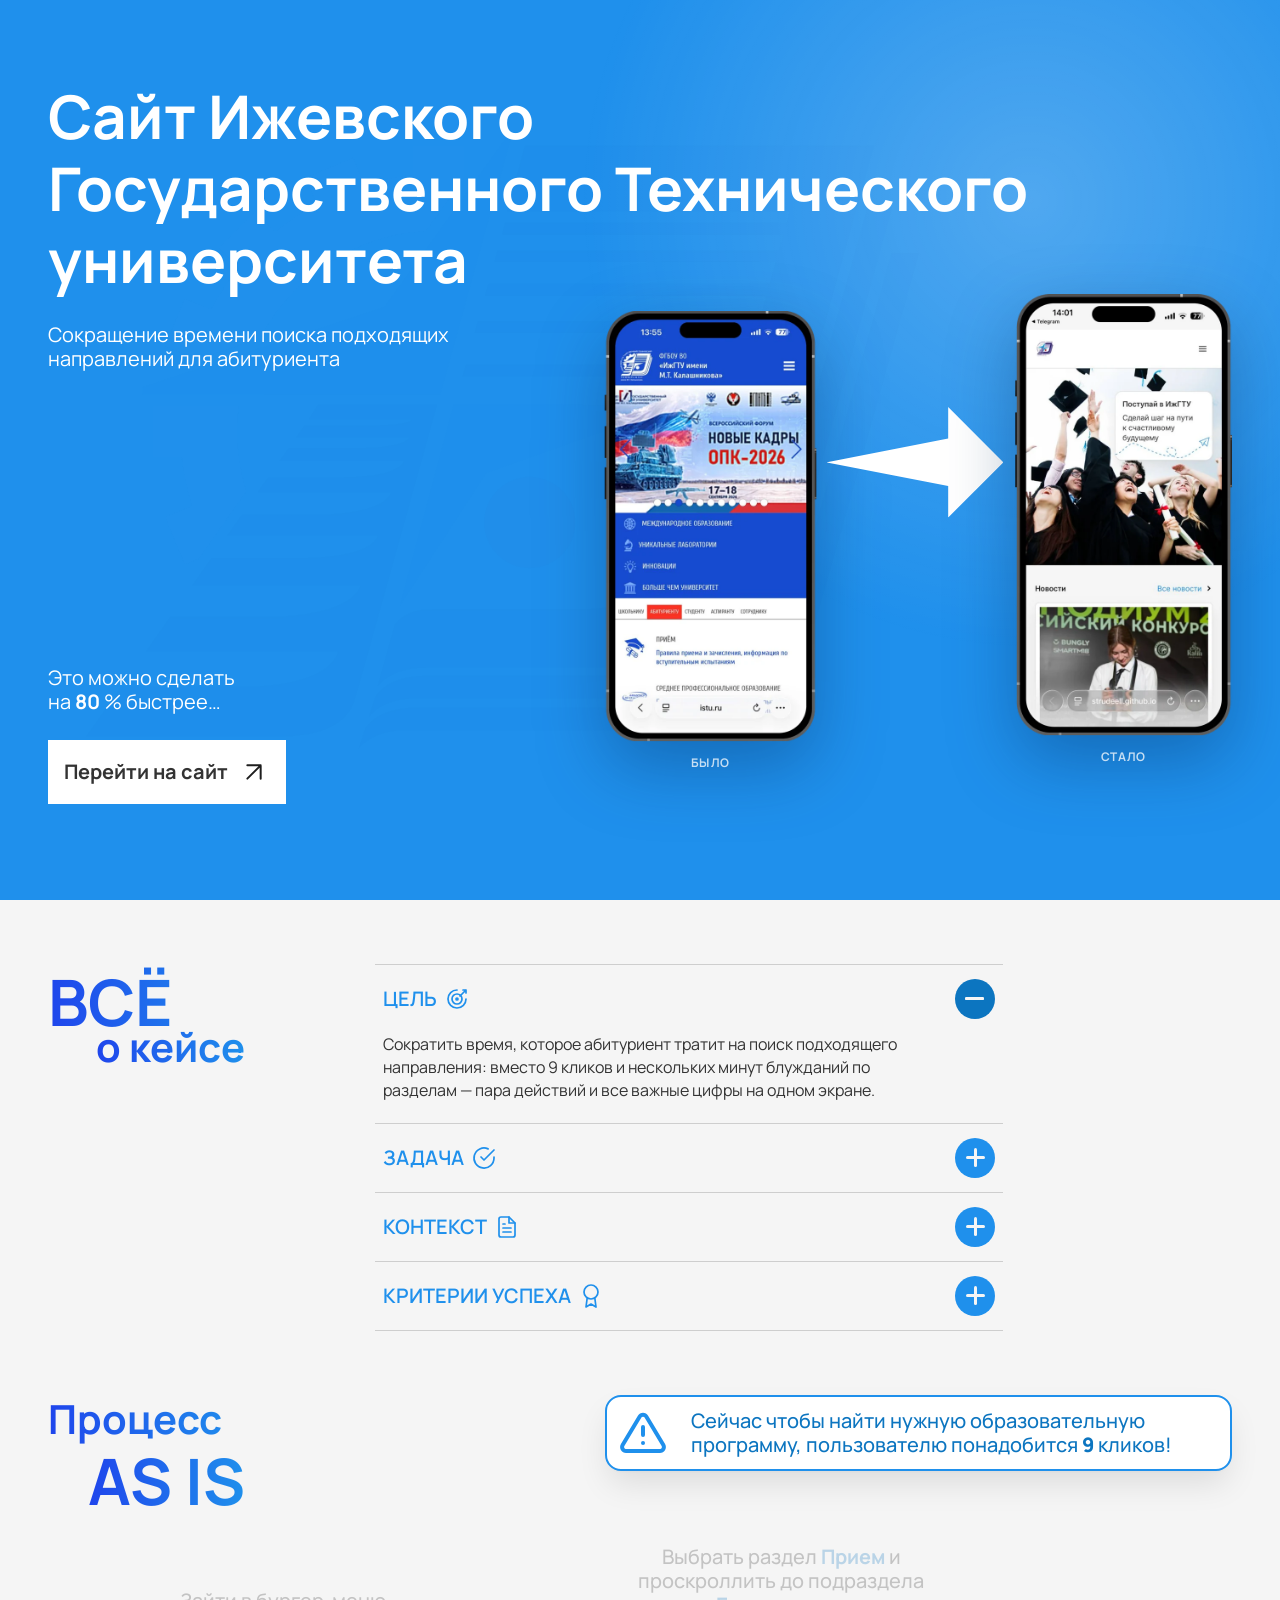
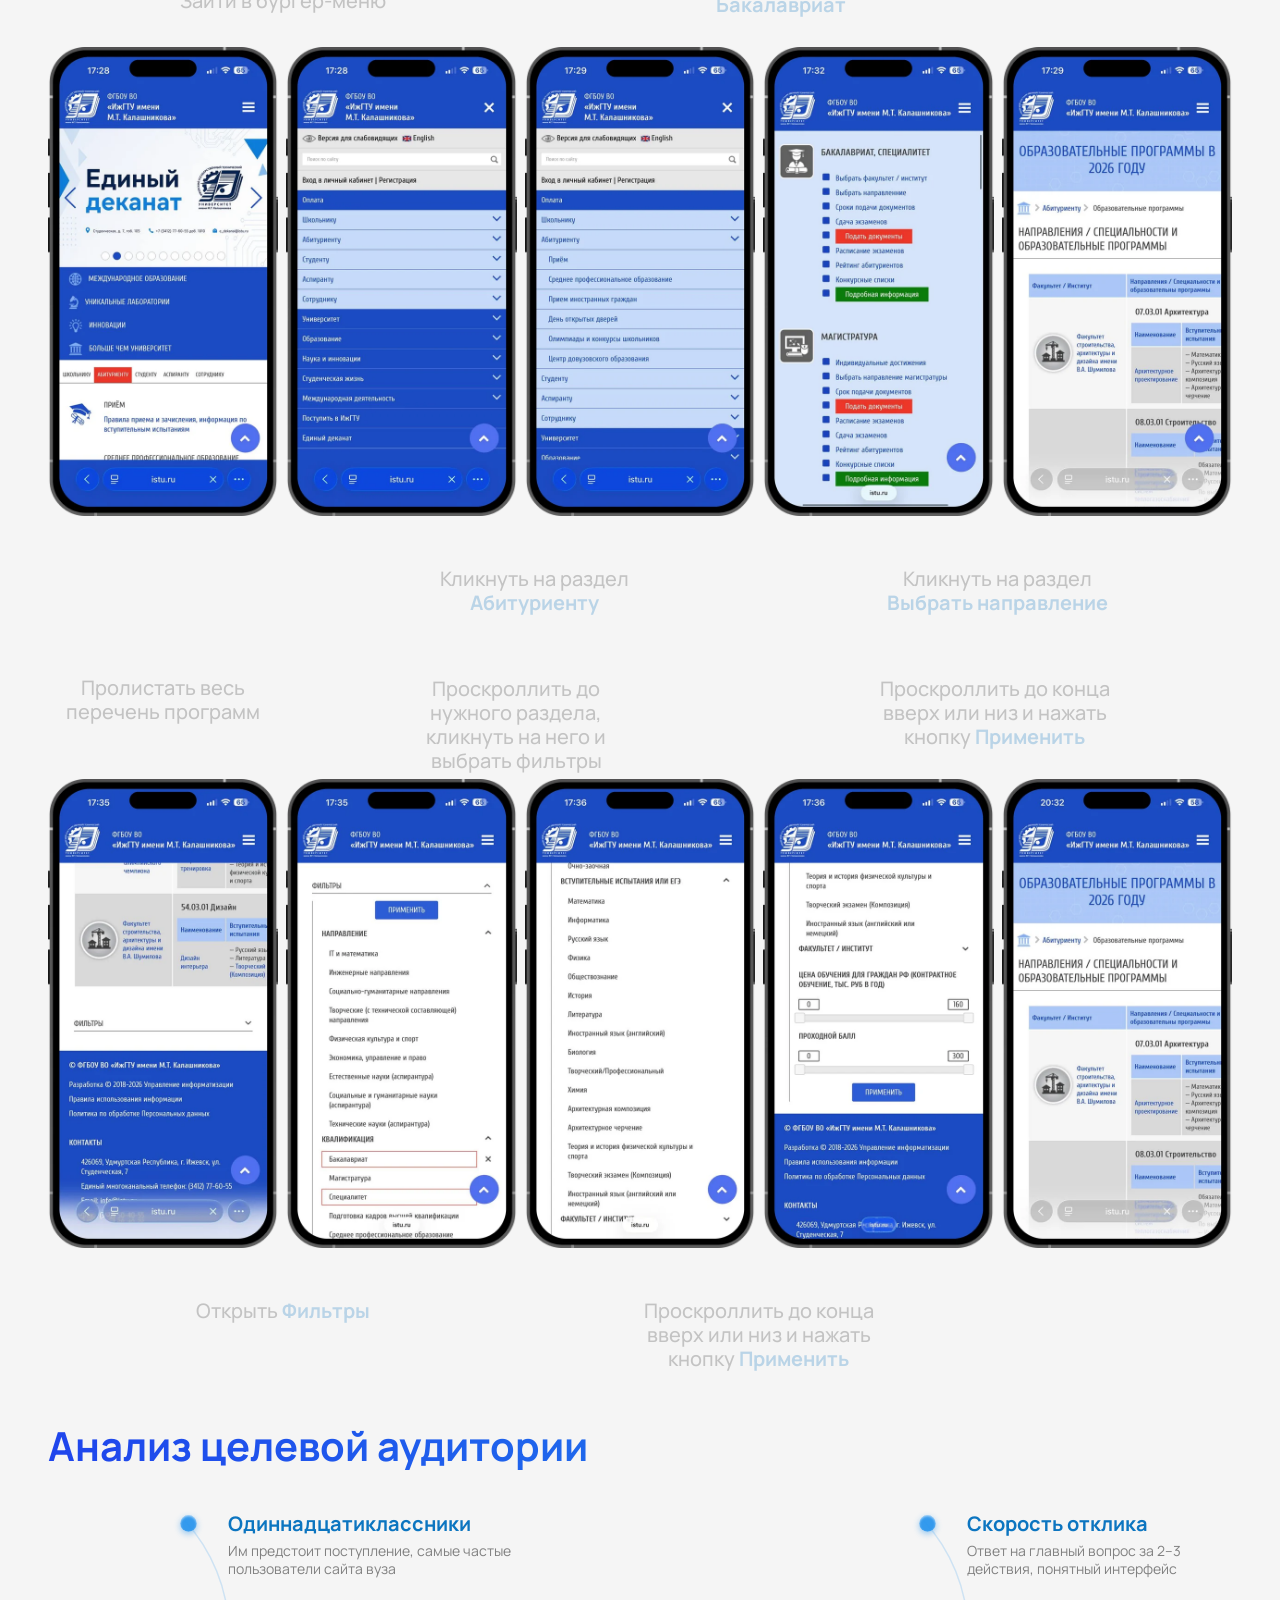
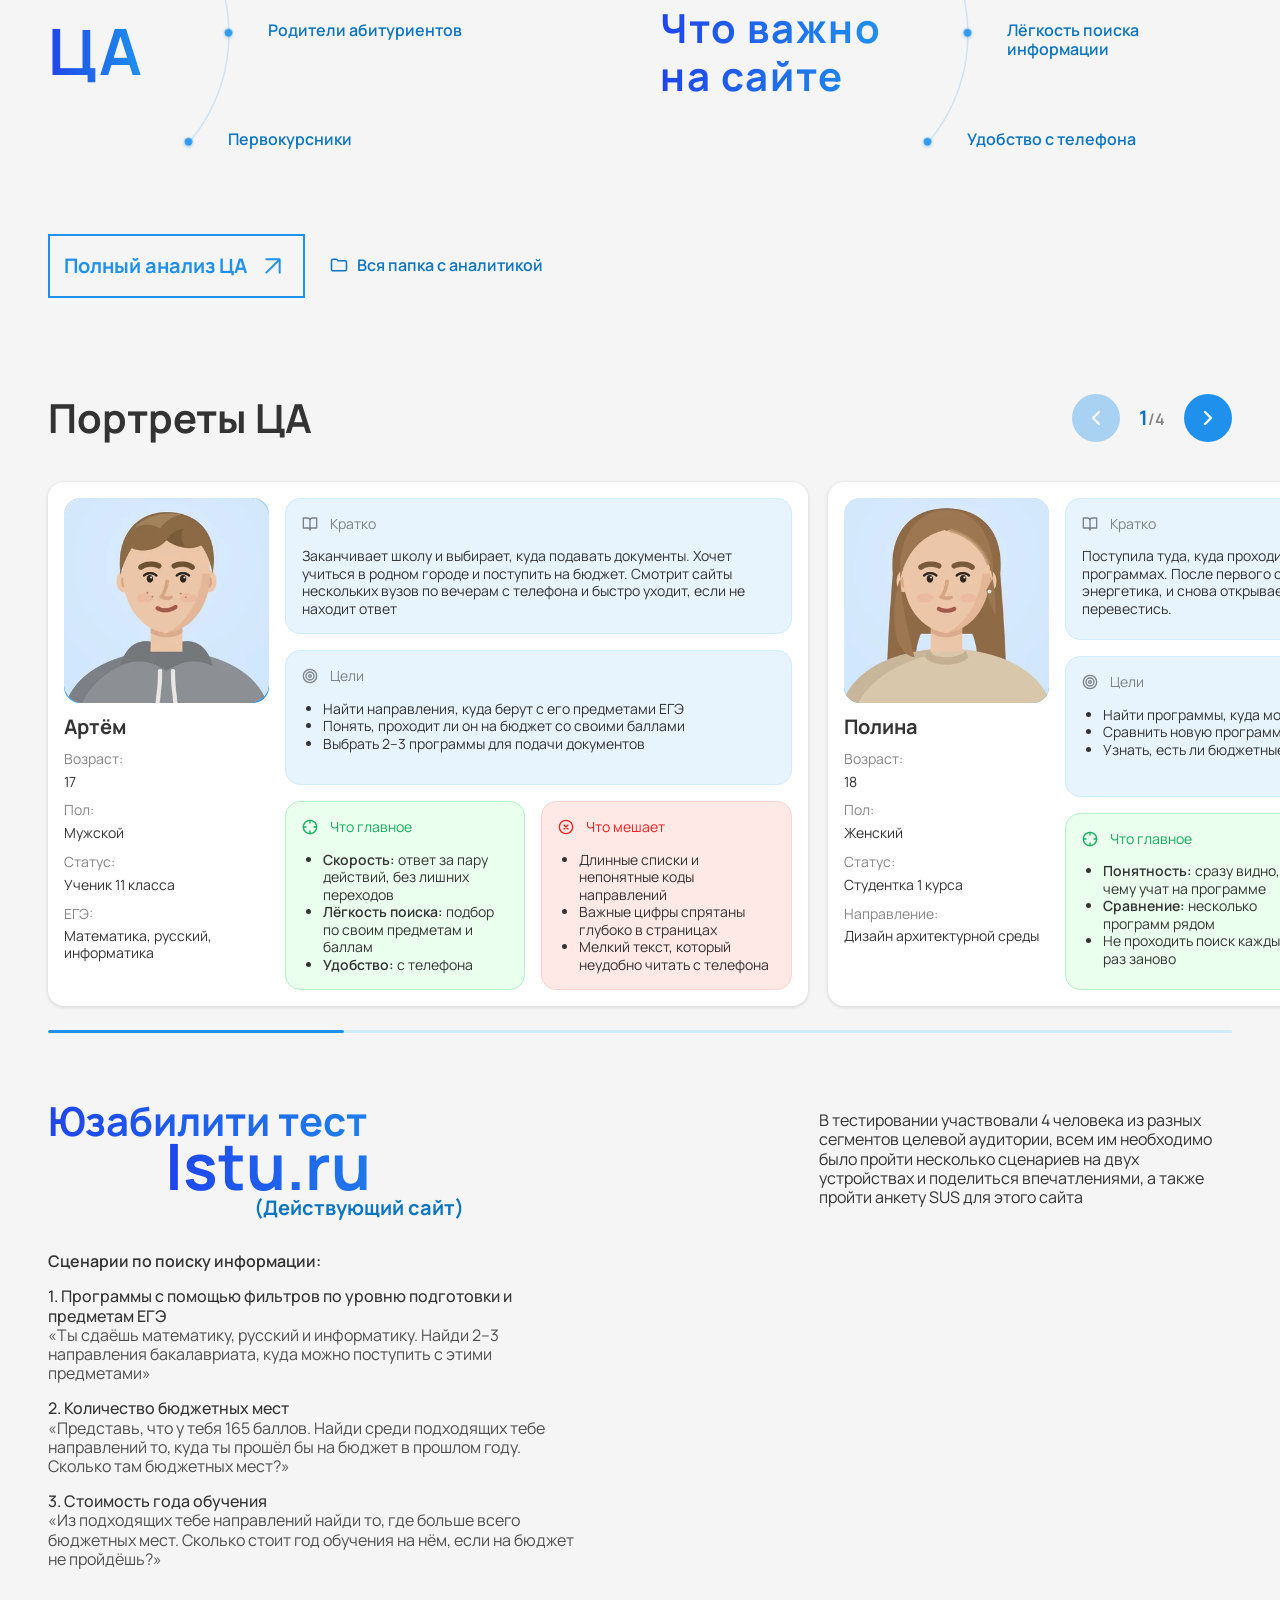
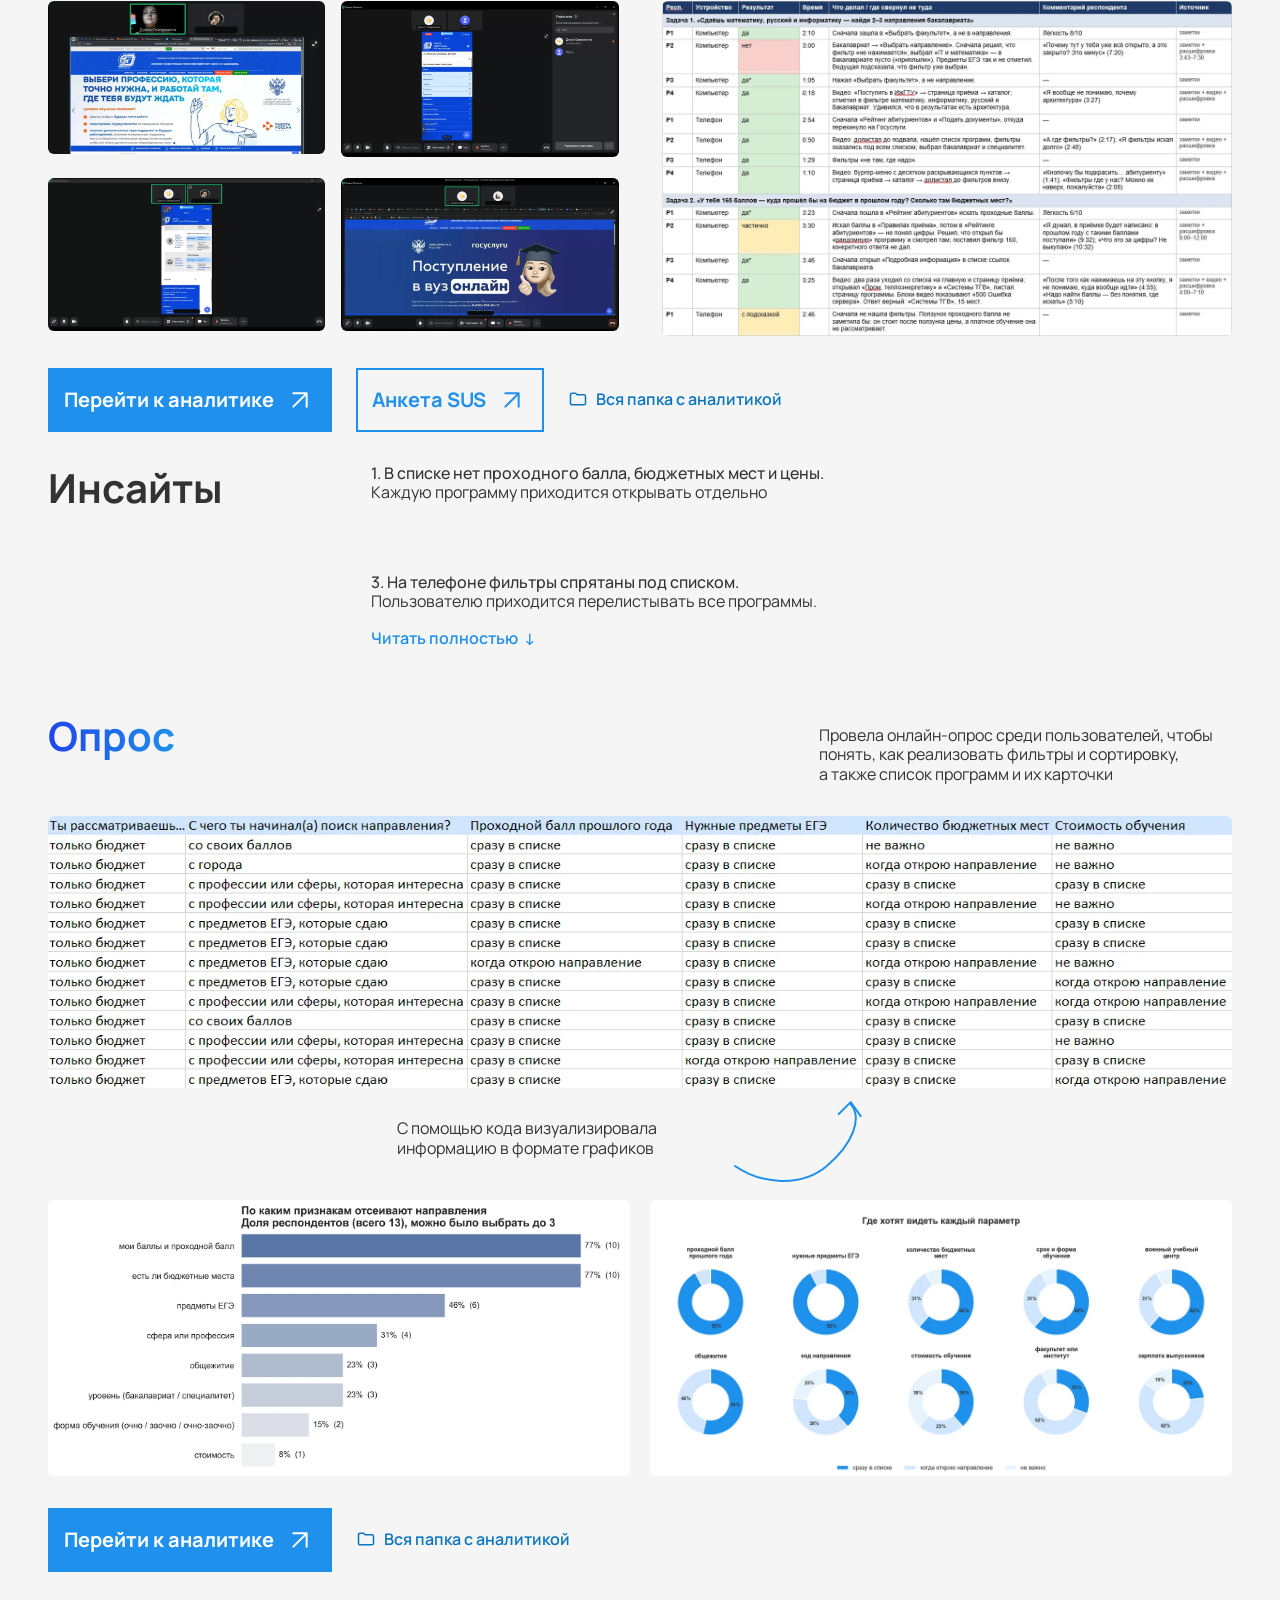
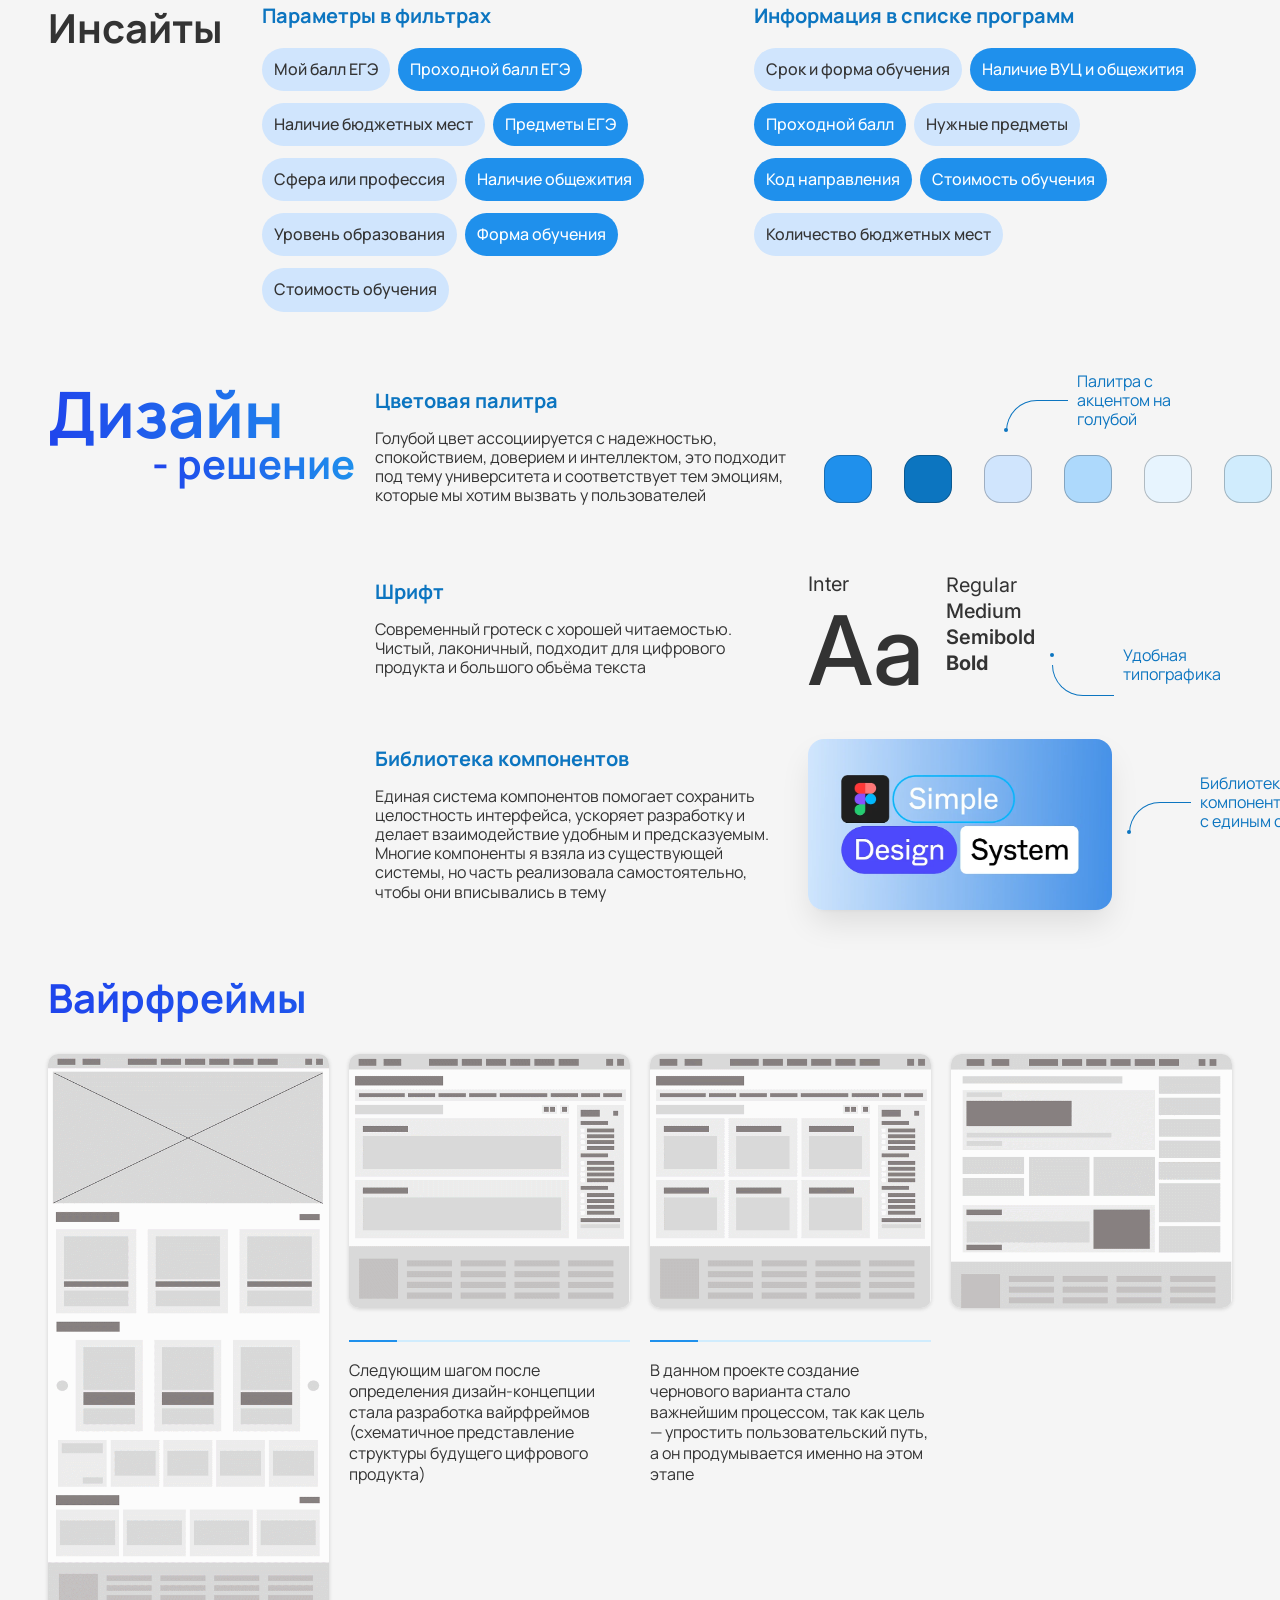
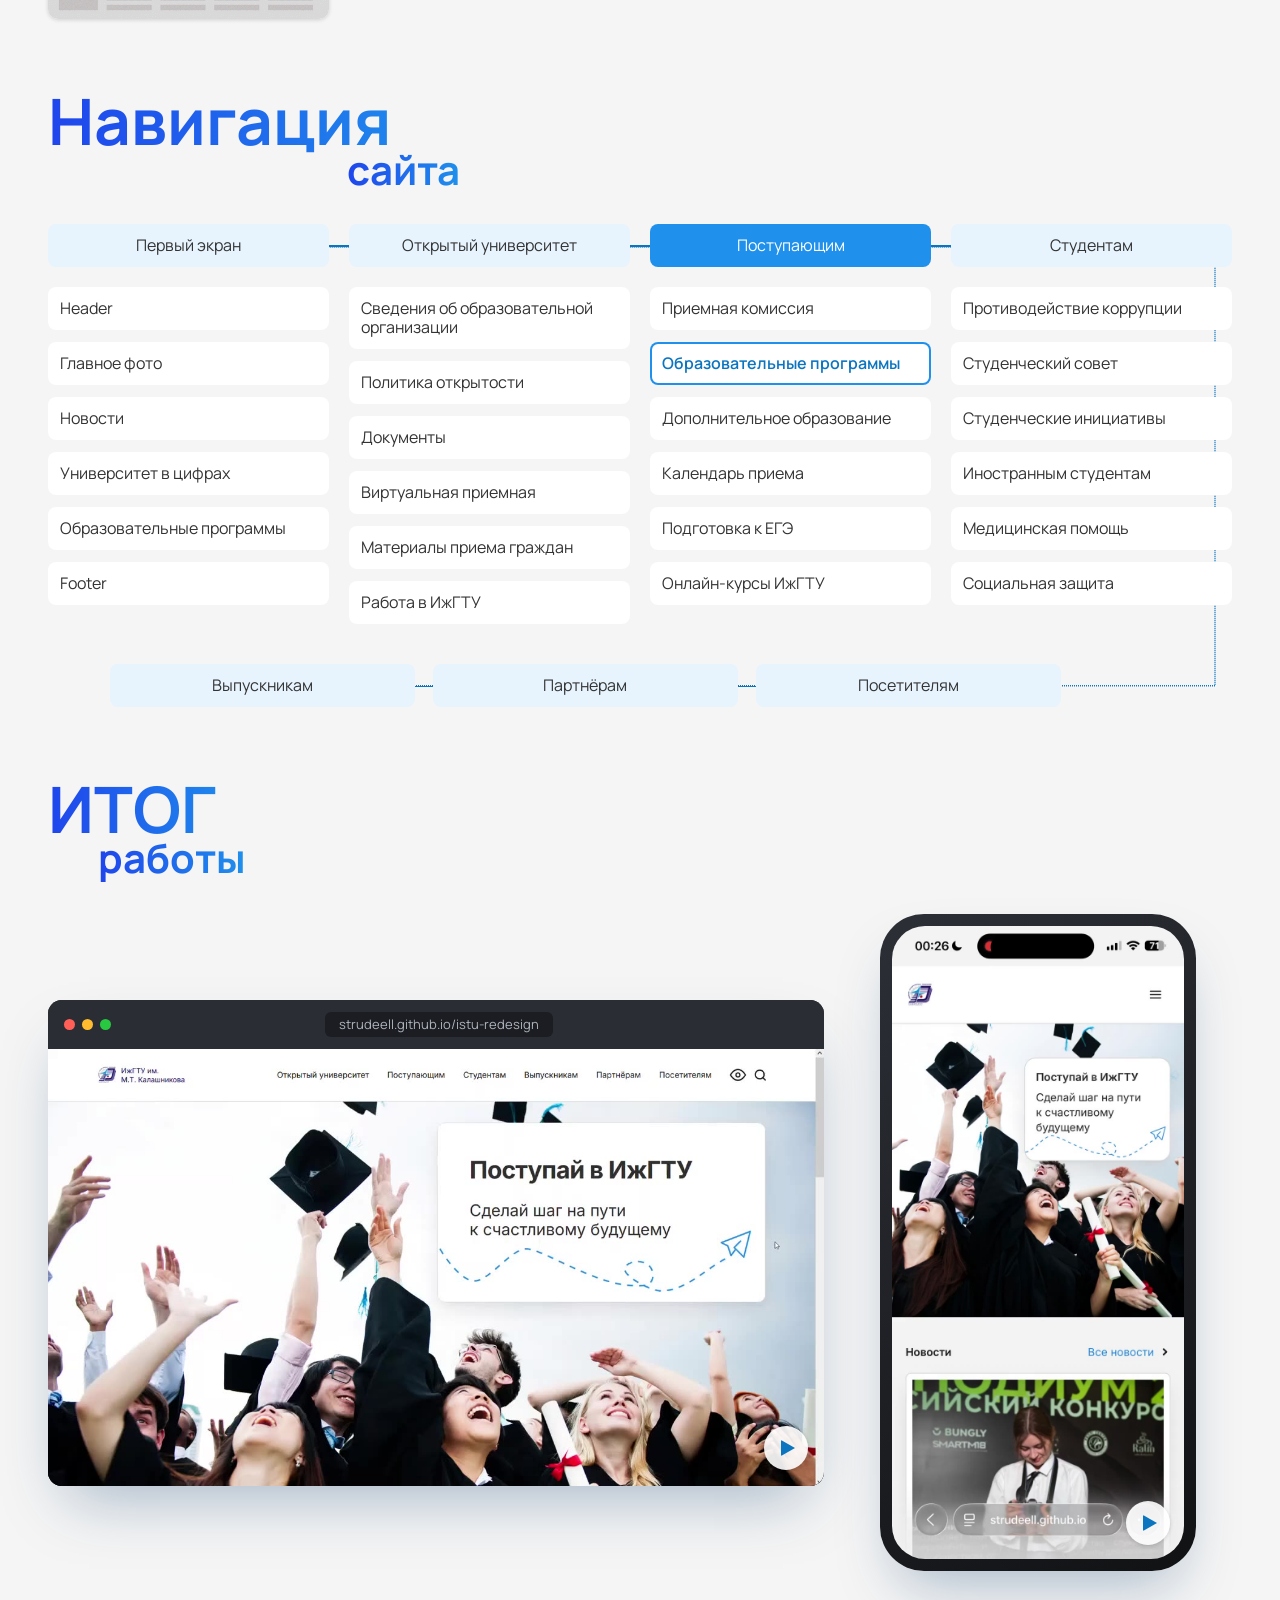
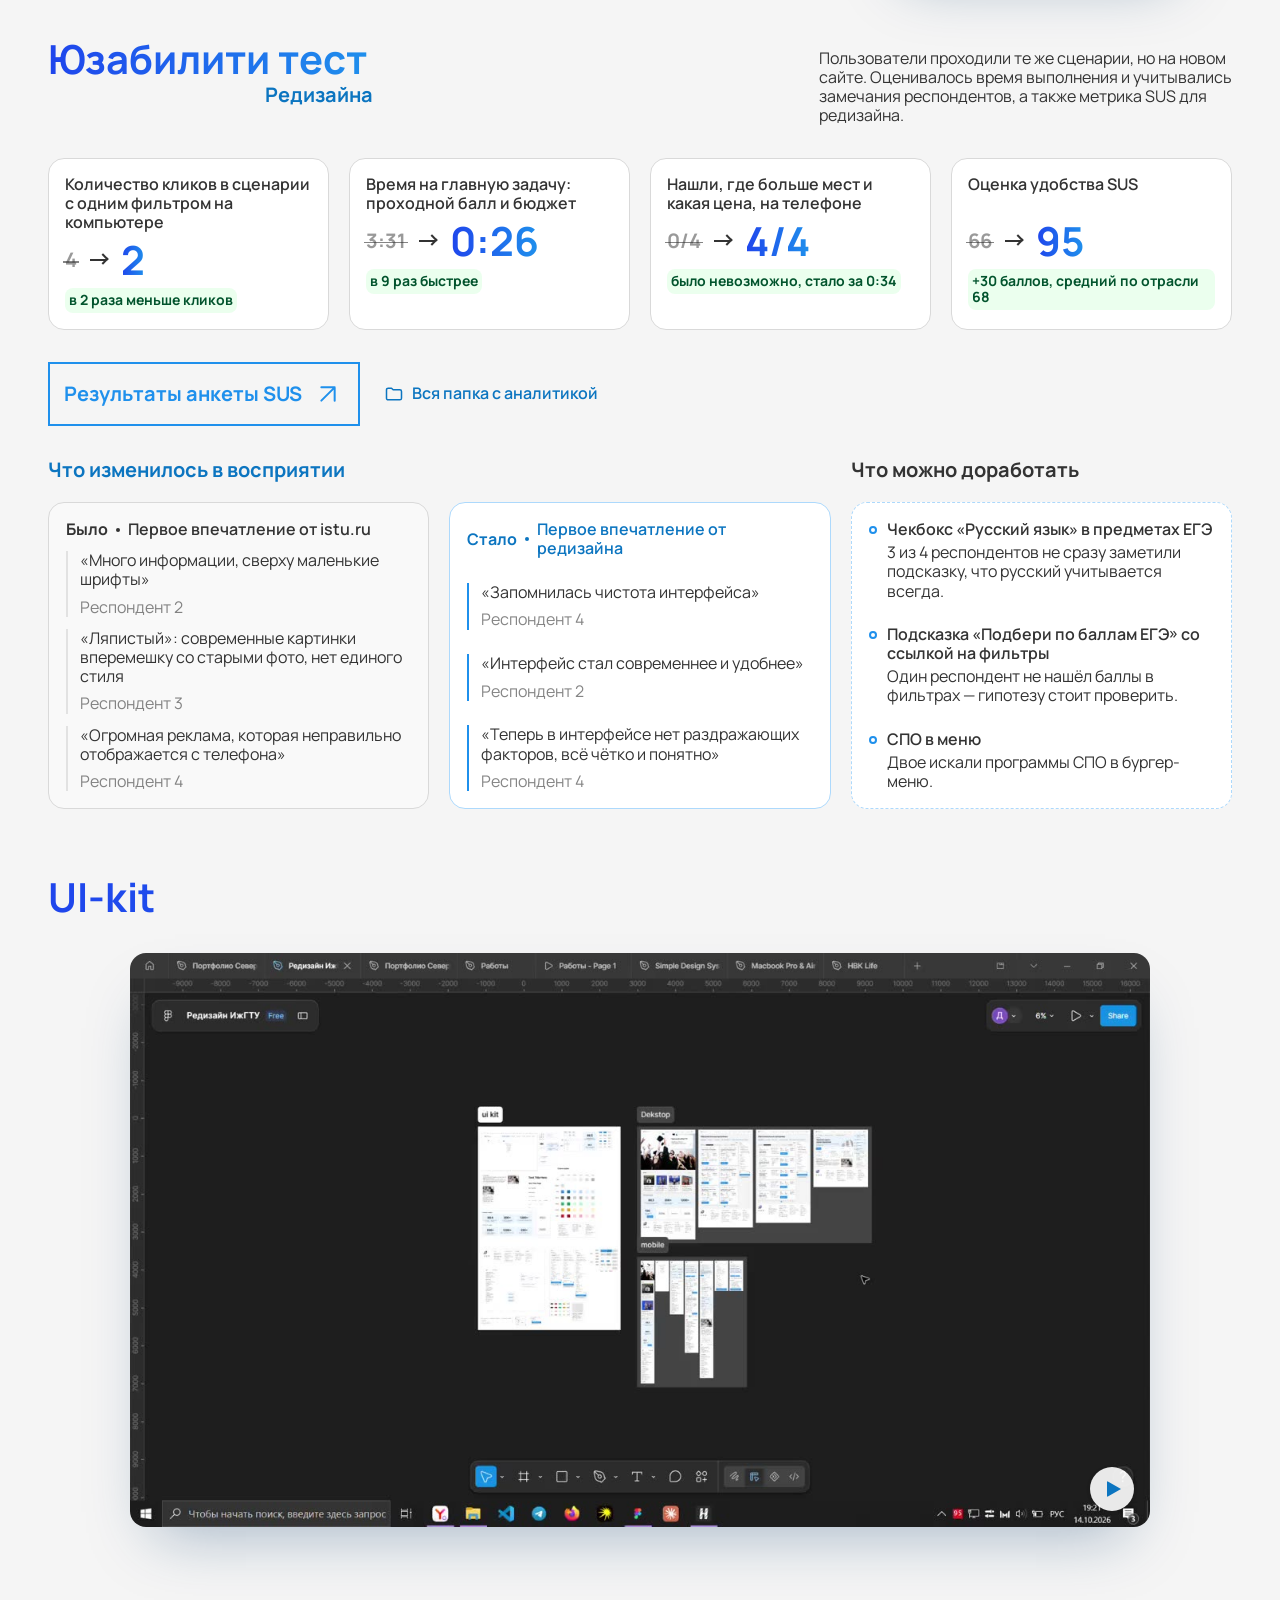
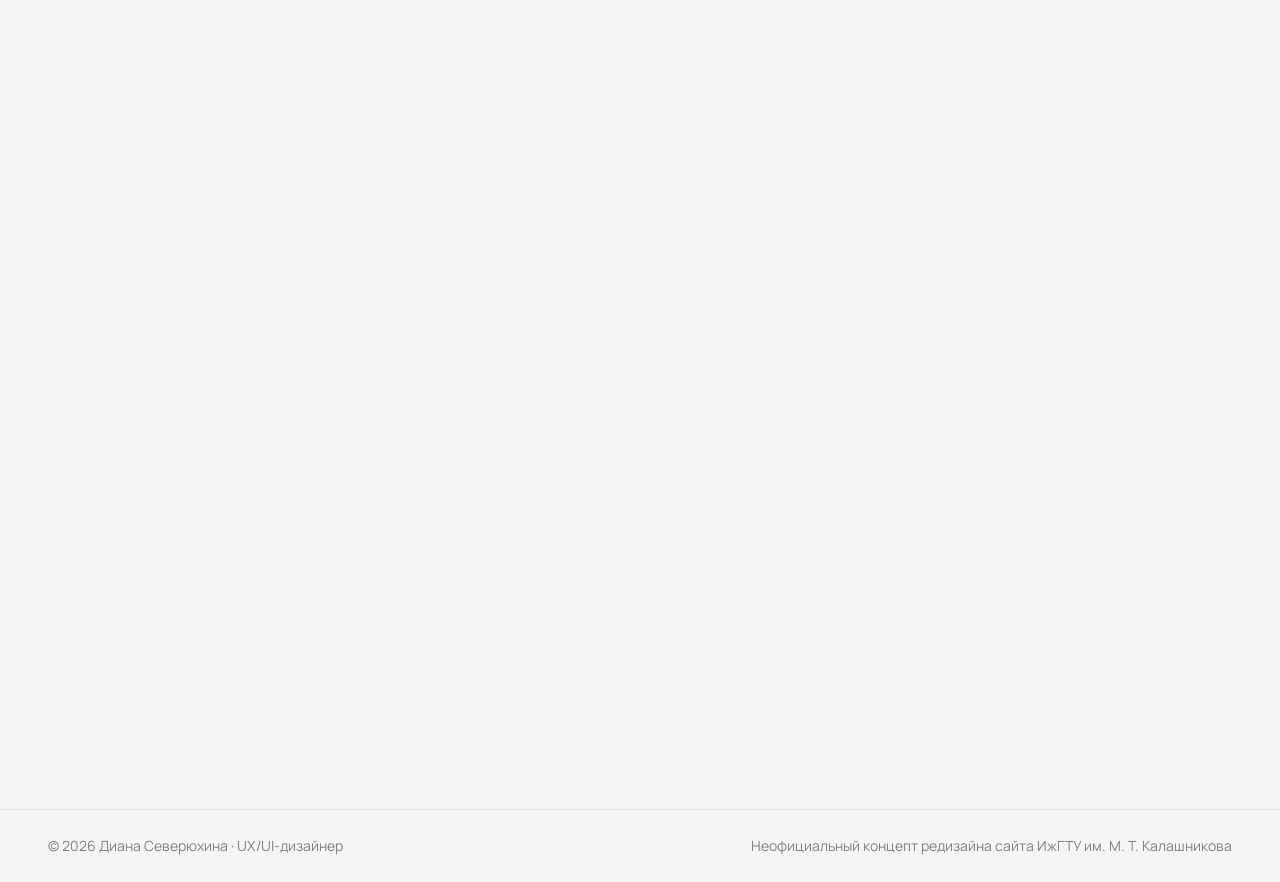
<file: index.html>
<!doctype html>
<html lang="ru">
<head>
  <meta charset="utf-8">
  <meta name="viewport" content="width=device-width, initial-scale=1">
  <title>UX-кейс: редизайн сайта ИжГТУ — Диана Северюхина</title>
  <meta name="description" content="UX/UI-кейс Дианы Северюхиной: редизайн сайта Ижевского государственного технического университета. Исследование ЦА, юзабилити-тесты, опрос, вайрфреймы, UI-kit. Поиск направления для абитуриента стал в 9 раз быстрее, SUS вырос с 66 до 96.">
  <meta name="keywords" content="UX кейс, UI/UX дизайнер, редизайн сайта университета, ИжГТУ, юзабилити тест, SUS, портфолио дизайнера, Диана Северюхина">
  <meta name="author" content="Диана Северюхина">
  <meta name="theme-color" content="#1f90ec">
  <link rel="canonical" href="https://strudeell.github.io/istu-ux-case/">
  <link rel="icon" href="assets/icons/favicon.svg" type="image/svg+xml">

  <meta property="og:type" content="article">
  <meta property="og:locale" content="ru_RU">
  <meta property="og:site_name" content="Портфолио Дианы Северюхиной">
  <meta property="og:title" content="UX-кейс: редизайн сайта ИжГТУ">
  <meta property="og:description" content="Как сократить время поиска направления для абитуриента в 9 раз: исследование, тесты, вайрфреймы и UI-kit.">
  <meta property="og:url" content="https://strudeell.github.io/istu-ux-case/">
  <meta property="og:image" content="https://strudeell.github.io/istu-ux-case/assets/img/og-cover.jpg">
  <meta property="og:image:width" content="1200">
  <meta property="og:image:height" content="630">
  <meta name="twitter:card" content="summary_large_image">

  <script type="application/ld+json">
  {
    "@context": "https://schema.org",
    "@type": "CreativeWork",
    "name": "UX-кейс: редизайн сайта Ижевского государственного технического университета",
    "description": "Исследование, юзабилити-тесты, вайрфреймы и UI-kit для редизайна раздела «Абитуриенту» сайта ИжГТУ.",
    "url": "https://strudeell.github.io/istu-ux-case/",
    "inLanguage": "ru",
    "image": "https://strudeell.github.io/istu-ux-case/assets/img/og-cover.jpg",
    "author": {
      "@type": "Person",
      "name": "Диана Северюхина",
      "jobTitle": "UX/UI-дизайнер",
      "email": "mailto:dianaseverukhina@gmail.com",
      "sameAs": ["https://t.me/strudeell", "https://github.com/strudeell"]
    }
  }
  </script>

  <link rel="preconnect" href="https://fonts.googleapis.com">
  <link rel="preconnect" href="https://fonts.gstatic.com" crossorigin>
  <link href="https://fonts.googleapis.com/css2?family=Inter:wght@400;500;600;700&family=Manrope:wght@400;500;600;700;800&display=swap" rel="stylesheet">
  <link rel="stylesheet" href="css/base.css?v=3">
  <link rel="stylesheet" href="css/sections.css?v=4">
</head>
<body>

<div class="progress" aria-hidden="true"><span></span></div>

<header class="topbar" id="topbar">
  <div class="container topbar__inner">
    <a class="topbar__logo" href="#top" aria-label="В начало">
      <span class="topbar__badge" aria-hidden="true">UX</span>
      <span>UX-кейс <b>ИжГТУ</b></span>
    </a>
    <nav class="topbar__nav" aria-label="Разделы кейса">
      <a href="#about">О кейсе</a>
      <a href="#research">Исследование</a>
      <a href="#solution">Решение</a>
      <a href="#result">Итоги</a>
      <a href="#contacts">Контакты</a>
    </nav>
    <a class="topbar__cta" href="https://strudeell.github.io/istu-redesign/" target="_blank" rel="noopener">Открыть сайт</a>
  </div>
</header>

<main id="top">

  <!-- ===================== HERO ===================== -->
  <section class="hero" aria-label="Обложка кейса">
    <img class="hero__bg" src="assets/img/hero-logo-bg.webp" alt="" aria-hidden="true" data-parallax="0.25">
    <div class="hero__glow" aria-hidden="true"></div>
    <div class="container hero__inner">
      <h1 class="hero__title">
        <span class="line"><span>Сайт Ижевского</span></span>
        <span class="line"><span>Государственного Технического</span></span>
        <span class="line"><span>университета</span></span>
      </h1>
      <p class="hero__lead fade-up" style="--d:.5s">Сокращение времени поиска подходящих направлений для&nbsp;абитуриента</p>

      <div class="hero__compare" aria-label="Было и стало">
        <figure class="phone phone--old fade-up" style="--d:.7s">
          <img src="assets/img/hero-old.webp" alt="Действующий сайт istu.ru на телефоне" width="249" height="506">
          <figcaption>Было</figcaption>
        </figure>
        <img class="hero__arrow" src="assets/icons/hero-arrow.svg" alt="" aria-hidden="true">
        <figure class="phone phone--new fade-up" style="--d:.9s">
          <img src="assets/img/hero-new.webp" alt="Редизайн сайта ИжГТУ на телефоне" width="255" height="519">
          <figcaption>Стало</figcaption>
        </figure>
      </div>

      <div class="hero__bottom fade-up" style="--d:1.1s">
        <p class="hero__note">Это можно сделать<br>на <b class="count" data-to="80">80</b>&nbsp;% быстрее…</p>
        <a class="btn btn--white" href="https://strudeell.github.io/istu-redesign/" target="_blank" rel="noopener">
          Перейти на сайт <img class="ico" src="assets/icons/arrow-up-right.svg" alt="">
        </a>
      </div>
    </div>
  </section>

  <!-- ===================== ВСЁ О КЕЙСЕ ===================== -->
  <section class="section about" id="about">
    <div class="container about__grid">
      <h2 class="title-combo reveal from-left">
        <span class="h-xl grad-text">Всё</span>
        <span class="h-lg grad-text" style="margin:59px 0 0 48px">о кейсе</span>
      </h2>

      <div class="accordion reveal" style="--d:.15s">
        <details class="acc" open>
          <summary>
            <span class="acc__title">Цель
              <svg width="24" height="24" viewBox="0 0 24 24" fill="none" stroke="currentColor" stroke-width="1.7" stroke-linecap="round" stroke-linejoin="round"><circle cx="12" cy="12" r="1"/><circle cx="12" cy="12" r="5"/><path d="M12 3a9 9 0 1 0 9 9"/><path d="M15 9l6-6M18 3h3v3"/></svg>
            </span>
            <span class="acc__btn" aria-hidden="true"></span>
          </summary>
          <div class="acc__body"><div>
            <p>Сократить время, которое абитуриент тратит на поиск подходящего направления: вместо 9&nbsp;кликов и нескольких минут блужданий по разделам — пара действий и все важные цифры на одном экране.</p>
          </div></div>
        </details>
        <details class="acc">
          <summary>
            <span class="acc__title">Задача
              <svg width="24" height="24" viewBox="0 0 24 24" fill="none" stroke="currentColor" stroke-width="1.7" stroke-linecap="round" stroke-linejoin="round"><path d="M22 11.1V12a10 10 0 1 1-5.9-9.1"/><path d="M22 4 12 14l-3-3"/></svg>
            </span>
            <span class="acc__btn" aria-hidden="true"></span>
          </summary>
          <div class="acc__body"><div>
            <p>Исследовать аудиторию и протестировать действующий сайт, перепроектировать навигацию и каталог образовательных программ: фильтры по баллам и предметам ЕГЭ, форме обучения и стоимости, карточки с проходным баллом и бюджетными местами. Собрать UI-kit и проверить решение повторным тестом.</p>
          </div></div>
        </details>
        <details class="acc">
          <summary>
            <span class="acc__title">Контекст
              <svg width="24" height="24" viewBox="0 0 24 24" fill="none" stroke="currentColor" stroke-width="1.7" stroke-linecap="round" stroke-linejoin="round"><path d="M14 2H6a2 2 0 0 0-2 2v16a2 2 0 0 0 2 2h12a2 2 0 0 0 2-2V8z"/><path d="M14 2v6h6M16 13H8M16 17H8M10 9H8"/></svg>
            </span>
            <span class="acc__btn" aria-hidden="true"></span>
          </summary>
          <div class="acc__body"><div>
            <p>istu.ru — официальный сайт ИжГТУ им.&nbsp;М.&nbsp;Т.&nbsp;Калашникова. Им пользуются школьники, их родители и студенты, чаще всего с телефона. Проходные баллы, бюджетные места и цены спрятаны глубоко в разделах, а в мобильной версии фильтры оказываются под длинным списком программ. Проект — неофициальный концепт редизайна.</p>
          </div></div>
        </details>
        <details class="acc">
          <summary>
            <span class="acc__title">Критерии успеха
              <svg width="24" height="24" viewBox="0 0 24 24" fill="none" stroke="currentColor" stroke-width="1.7" stroke-linecap="round" stroke-linejoin="round"><circle cx="12" cy="8" r="7"/><path d="M8.21 13.89 7 23l5-3 5 3-1.21-9.12"/></svg>
            </span>
            <span class="acc__btn" aria-hidden="true"></span>
          </summary>
          <div class="acc__body"><div>
            <ul>
              <li>Главная задача (проходной балл и бюджет) решается быстрее, чем на действующем сайте</li>
              <li>Все респонденты справляются со сценариями на телефоне</li>
              <li>Оценка SUS выше среднего по отрасли — 68 баллов</li>
            </ul>
          </div></div>
        </details>
      </div>
    </div>
  </section>

  <!-- ===================== AS IS ===================== -->
  <section class="section asis" id="research">
    <div class="container asis__head">
      <h2 class="title-combo reveal from-left">
        <span class="h-lg grad-text">Процесс</span>
        <span class="h-xl grad-text" style="margin:48px 0 0 40px">As is</span>
      </h2>
      <div class="alert reveal from-right">
        <img src="assets/icons/alert.svg" alt="" width="48" height="48">
        <p>Сейчас чтобы найти нужную образовательную программу, пользователю понадобится <b class="count" data-to="9">9</b> кликов!</p>
      </div>
    </div>

    <div class="container">
      <div class="flow" id="flow">
        <div class="flow__counter" aria-hidden="true">
          <span class="flow__num">0</span><span class="flow__of">/9 кликов</span>
        </div>
        <p class="swipe-hint" aria-hidden="true">Листайте экраны<span class="swipe-hint__arrows"><i></i><i></i><i></i></span></p>
        <div class="flow__canvas">
          <svg class="flow__arrows" viewBox="0 0 1280 1536" preserveAspectRatio="none" aria-hidden="true">
            <defs>
              <marker id="ah" viewBox="0 0 12 12" refX="6" refY="10" markerWidth="12" markerHeight="12" markerUnits="userSpaceOnUse" orient="auto-start-reverse">
                <path d="M1 4 6 10 11 4" fill="none" stroke="#0c75c0" stroke-width="2" stroke-linecap="round" stroke-linejoin="round"/>
              </marker>
            </defs>
            <!-- порядок путей = порядок кликов -->
            <path data-step="1" d="M126 116V89H383V114"/>
            <path data-step="2" d="M399 629V656H655V631"/>
            <path data-step="3" d="M643 116V89H899V114"/>
            <path data-step="4" d="M916 629V656H1172V631"/>
            <path data-step="5" d="M1245 628V754H2V871H126V905"/>
            <path data-step="6" d="M126 1420V1447H383V1422"/>
            <path data-step="7" d="M379 907V880H635V905"/>
            <path data-step="8" d="M643 1420V1447H899V1422"/>
            <path data-step="9" d="M896 907V880H1152V905"/>
          </svg>

          <p class="flow__cap" data-step="1" style="left:9.77%;top:3.13%;width:20.08%">Зайти в бургер-меню</p>
          <p class="flow__cap" data-step="2" style="left:31.09%;top:43.8%;width:20.08%">Кликнуть на раздел <b>Абитуриенту</b></p>
          <p class="flow__cap" data-step="3" style="left:49.45%;top:0;width:24.92%">Выбрать раздел <b>Прием</b> и проскроллить до подраздела <b>Бакалавриат</b></p>
          <p class="flow__cap" data-step="4" style="left:70.16%;top:43.8%;width:20.08%">Кликнуть на раздел <b>Выбрать направление</b></p>
          <p class="flow__cap" data-step="5" style="left:0;top:51.43%;width:19.45%">Пролистать весь перечень программ</p>
          <p class="flow__cap" data-step="6" style="left:9.77%;top:95.31%;width:20.08%">Открыть <b>Фильтры</b></p>
          <p class="flow__cap" data-step="7" style="left:29.53%;top:51.5%;width:20.08%">Проскроллить до нужного раздела, кликнуть на него и выбрать фильтры</p>
          <p class="flow__cap" data-step="8" style="left:50%;top:95.31%;width:20.08%">Проскроллить до конца вверх или низ и нажать кнопку <b>Применить</b></p>
          <p class="flow__cap" data-step="9" style="left:69.92%;top:51.5%;width:20.08%">Проскроллить до конца вверх или низ и нажать кнопку <b>Применить</b></p>

          <div class="flow__row" style="top:7.75%">
            <img src="assets/img/asis-01.webp" alt="Шаг 1: главная страница istu.ru" loading="lazy">
            <img src="assets/img/asis-02.webp" alt="Шаг 2: открытое бургер-меню" loading="lazy">
            <img src="assets/img/asis-03.webp" alt="Шаг 3: раздел Абитуриенту" loading="lazy">
            <img src="assets/img/asis-04.webp" alt="Шаг 4: подраздел Бакалавриат" loading="lazy">
            <img src="assets/img/asis-05.webp" alt="Шаг 5: образовательные программы" loading="lazy">
          </div>
          <div class="flow__row" style="top:59.24%">
            <img src="assets/img/asis-06.webp" alt="Шаг 6: перечень программ" loading="lazy">
            <img src="assets/img/asis-07.webp" alt="Шаг 7: фильтры" loading="lazy">
            <img src="assets/img/asis-08.webp" alt="Шаг 8: выбор предметов ЕГЭ" loading="lazy">
            <img src="assets/img/asis-09.webp" alt="Шаг 9: кнопка Применить" loading="lazy">
            <img src="assets/img/asis-10.webp" alt="Шаг 10: результат поиска" loading="lazy">
          </div>
        </div>
      </div>
    </div>
  </section>

  <!-- ===================== АНАЛИЗ ЦА ===================== -->
  <section class="section ca">
    <div class="container">
      <h2 class="h-lg grad-text reveal">Анализ целевой аудитории</h2>
      <div class="ca__grid">
        <div class="orbit reveal from-left">
          <p class="orbit__label h-xl grad-text">ЦА</p>
          <div class="orbit__items">
            <svg class="orbit__arc" viewBox="0 0 45 219.5" preserveAspectRatio="none" aria-hidden="true"><path d="M7.13 219.49C32.62 188.25 46.02 148.9 44.9 108.61 43.77 68.31 28.2 29.77 1.02 0"/></svg>
            <button class="orbit__item" type="button"><i></i><span class="orbit__text"><b>Одиннадцатиклассники</b><small>Им предстоит поступление, самые частые пользователи сайта вуза</small></span></button>
            <button class="orbit__item" type="button"><i></i><span class="orbit__text"><b>Родители абитуриентов</b><small>Помогают своим детям определиться с профессией</small></span></button>
            <button class="orbit__item" type="button"><i></i><span class="orbit__text"><b>Первокурсники</b><small>Некоторые студенты на 1 курсе решают перепоступить</small></span></button>
          </div>
        </div>
        <div class="orbit reveal from-right" style="--d:.15s">
          <p class="orbit__label h-lg grad-text">Что важно<br>на сайте</p>
          <div class="orbit__items">
            <svg class="orbit__arc" viewBox="0 0 45 219.5" preserveAspectRatio="none" aria-hidden="true"><path d="M7.13 219.49C32.62 188.25 46.02 148.9 44.9 108.61 43.77 68.31 28.2 29.77 1.02 0"/></svg>
            <button class="orbit__item" type="button"><i></i><span class="orbit__text"><b>Скорость отклика</b><small>Ответ на главный вопрос за 2–3 действия, понятный интерфейс</small></span></button>
            <button class="orbit__item" type="button"><i></i><span class="orbit__text"><b>Лёгкость поиска информации</b><small>Подбор по предметам ЕГЭ, понятные фильтры и поиск по названию</small></span></button>
            <button class="orbit__item" type="button"><i></i><span class="orbit__text"><b>Удобство с телефона</b><small>Фильтры сверху, карточки в одну колонку, без таблиц</small></span></button>
          </div>
        </div>
      </div>
      <div class="links-row reveal">
        <a class="btn btn--outline" href="https://disk.yandex.ru/d/cltu1ibdZa6NSg/%D0%A6%D0%90%20%D0%98%D0%B6%D0%93%D0%A2%D0%A3%20%E2%80%94%20%D0%B0%D0%BD%D0%B0%D0%BB%D0%B8%D0%B7.pdf" target="_blank" rel="noopener">Полный анализ ЦА <img class="ico" src="assets/icons/arrow-up-right-blue.svg" alt=""></a>
        <a class="link-folder" href="https://disk.yandex.ru/d/cltu1ibdZa6NSg" target="_blank" rel="noopener"><svg viewBox="0 0 24 24" aria-hidden="true"><path d="M3 7a2 2 0 0 1 2-2h4l2 2h8a2 2 0 0 1 2 2v8a2 2 0 0 1-2 2H5a2 2 0 0 1-2-2z"/></svg>Вся папка с аналитикой</a>
      </div>
    </div>
  </section>

  <!-- ===================== ПОРТРЕТЫ ===================== -->
  <section class="section personas">
    <div class="container personas__head">
      <h2 class="h-lg reveal">Портреты ЦА</h2>
      <div class="slider-nav reveal" style="--d:.1s">
        <button class="slider-btn" data-dir="-1" aria-label="Предыдущий портрет"><svg viewBox="0 0 24 24"><path d="M15 18l-6-6 6-6"/></svg></button>
        <span class="slider-count"><b>1</b>/4</span>
        <button class="slider-btn" data-dir="1" aria-label="Следующий портрет"><svg viewBox="0 0 24 24"><path d="M9 18l6-6-6-6"/></svg></button>
      </div>
    </div>
    <div class="personas__track" id="personas" tabindex="0" aria-label="Портреты пользователей, листаются горизонтально">
      <!-- Карточки рендерятся из данных в js/main.js -->
    </div>
    <div class="container"><div class="personas__bar"><span></span></div></div>
  </section>

  <!-- ===================== ЮЗАБИЛИТИ ДЕЙСТВУЮЩЕГО ===================== -->
  <section class="section usab">
    <div class="container">
      <div class="split-head">
        <h2 class="title-combo reveal from-left">
          <span class="h-lg grad-text">Юзабилити тест</span>
          <span class="h-xl grad-text" style="margin:31px 0 0 117px;text-transform:none">Istu.ru</span>
          <span class="t-20 accent" style="margin:99px 0 0 206px">(Действующий сайт)</span>
        </h2>
        <p class="split-head__text reveal from-right">В тестировании участвовали 4 человека из разных сегментов целевой аудитории, всем им необходимо было пройти несколько сценариев на двух устройствах и поделиться впечатлениями, а&nbsp;также пройти анкету SUS для этого сайта</p>
      </div>

      <div class="offset-block reveal">
        <p class="t-16" style="font-weight:600">Сценарии по поиску информации:</p>
        <ol class="scenarios">
          <li><b>Программы с помощью фильтров по уровню подготовки и предметам ЕГЭ</b><span>«Ты сдаёшь математику, русский и информатику. Найди 2–3 направления бакалавриата, куда можно поступить с этими предметами»</span></li>
          <li><b>Количество бюджетных мест</b><span>«Представь, что у тебя 165 баллов. Найди среди подходящих тебе направлений то, куда ты прошёл бы на бюджет в прошлом году. Сколько там бюджетных мест?»</span></li>
          <li><b>Стоимость года обучения</b><span>«Из подходящих тебе направлений найди то, где больше всего бюджетных мест. Сколько стоит год обучения на нём, если на бюджет не пройдёшь?»</span></li>
        </ol>
      </div>

      <div class="proofs">
        <div class="proofs__grid">
          <button class="zoomable reveal zoom" data-full="assets/img/usab-1.webp"><img src="assets/img/usab-1.webp" alt="Запись юзабилити-теста, респондент 1" loading="lazy"></button>
          <button class="zoomable reveal zoom" style="--d:.08s" data-full="assets/img/usab-2.webp"><img src="assets/img/usab-2.webp" alt="Запись юзабилити-теста, респондент 2" loading="lazy"></button>
          <button class="zoomable reveal zoom" style="--d:.16s" data-full="assets/img/usab-3.webp"><img src="assets/img/usab-3.webp" alt="Запись юзабилити-теста, респондент 3" loading="lazy"></button>
          <button class="zoomable reveal zoom" style="--d:.24s" data-full="assets/img/usab-4.webp"><img src="assets/img/usab-4.webp" alt="Запись юзабилити-теста, респондент 4" loading="lazy"></button>
        </div>
        <button class="zoomable proofs__big reveal from-right" data-full="assets/img/usab-sus.webp"><img src="assets/img/usab-sus.webp" alt="Результаты анкеты SUS для istu.ru" loading="lazy"></button>
      </div>

      <div class="links-row reveal">
        <a class="btn" href="https://disk.yandex.ru/d/cltu1ibdZa6NSg/%D0%AE%D0%B7%D0%B0%D0%B1%D0%B8%D0%BB%D0%B8%D1%82%D0%B8-%D1%82%D0%B5%D1%81%D1%82%20%D0%98%D0%B6%D0%93%D0%A2%D0%A3%20%E2%80%94%20%D1%81%D0%B2%D0%BE%D0%B4%D0%BD%D0%B0%D1%8F%20%D1%82%D0%B0%D0%B1%D0%BB%D0%B8%D1%86%D0%B0.docx" target="_blank" rel="noopener">Перейти к аналитике <img class="ico" src="assets/icons/arrow-up-right-white.svg" alt=""></a>
        <a class="btn btn--outline" href="https://disk.yandex.ru/d/cltu1ibdZa6NSg/%D0%9E%D1%86%D0%B5%D0%BD%D0%BA%D0%B0%20%D1%83%D0%B4%D0%BE%D0%B1%D1%81%D1%82%D0%B2%D0%B0%20SUS.xlsx" target="_blank" rel="noopener">Анкета SUS <img class="ico" src="assets/icons/arrow-up-right-blue.svg" alt=""></a>
        <a class="link-folder" href="https://disk.yandex.ru/d/cltu1ibdZa6NSg" target="_blank" rel="noopener"><svg viewBox="0 0 24 24" aria-hidden="true"><path d="M3 7a2 2 0 0 1 2-2h4l2 2h8a2 2 0 0 1 2 2v8a2 2 0 0 1-2 2H5a2 2 0 0 1-2-2z"/></svg>Вся папка с аналитикой</a>
      </div>

      <div class="insights offset-block">
        <h3 class="h-lg reveal">Инсайты</h3>
        <div class="insights__body">
          <ol class="insights__list">
            <li class="reveal"><b>В списке нет проходного балла, бюджетных мест и цены.</b> Каждую программу приходится открывать отдельно</li>
            <li class="reveal" style="--d:.1s"><b>Неудобный ползунок проходного балла.</b> Его не замечают, настраивают наоборот («от 165» вместо «до 165»), хочется ввести число.</li>
            <li class="reveal" style="--d:.2s"><b>На телефоне фильтры спрятаны под списком.</b> Пользователю приходится перелистывать все программы.</li>
          </ol>
          <div class="insights__more" id="insights-more">
            <div>
              <ol class="insights__list" start="4">
                <li><b>Первый клик уводит не туда.</b> Разделы «Выбрать факультет», «Рейтинг абитуриентов», «Подать документы» путают.</li>
                <li><b>Кнопка «Применить» внизу фильтров или их две.</b> Результат обновляется не сразу, приходится искать и нажимать кнопку.</li>
                <li><b>Устаревший разношёрстный визуал.</b> Узкий мелкий шрифт, прописное письмо (капс), старые фото раздражают пользователей.</li>
              </ol>
            </div>
          </div>
          <button class="link-more insights__toggle reveal" type="button" aria-expanded="false" aria-controls="insights-more" style="--d:.3s">Читать полностью</button>
        </div>
      </div>
    </div>
  </section>

  <!-- ===================== ОПРОС ===================== -->
  <section class="section survey">
    <div class="container">
      <div class="split-head split-head--center">
        <h2 class="h-lg grad-text reveal from-left">Опрос</h2>
        <p class="split-head__text reveal from-right">Провела онлайн‑опрос среди пользователей, чтобы понять, как реализовать фильтры и сортировку, а&nbsp;также список программ и их карточки</p>
      </div>
      <button class="zoomable survey__charts reveal" data-full="assets/img/survey-charts.webp"><img src="assets/img/survey-charts.webp" alt="Графики с результатами опроса" loading="lazy"></button>
      <div class="survey__note reveal">
        <p>С помощью кода визуализировала информацию в формате графиков</p>
        <svg class="draw" width="152" height="96" viewBox="0 0 152 96" fill="none" aria-hidden="true"><path d="M4 70C30 88 70 92 96 70S132 22 120 8" stroke="#1f90ec" stroke-width="2" stroke-linecap="round"/><path d="M108 18 120 6l10 14" stroke="#1f90ec" stroke-width="2" stroke-linecap="round" stroke-linejoin="round"/></svg>
      </div>
      <div class="survey__pair">
        <button class="zoomable reveal from-left" data-full="assets/img/survey-filters.webp"><img src="assets/img/survey-filters.webp" alt="Какие фильтры нужны пользователям — результаты опроса" loading="lazy"></button>
        <button class="zoomable reveal from-right" data-full="assets/img/survey-params.webp"><img src="assets/img/survey-params.webp" alt="Где пользователи ожидают видеть параметры — результаты опроса" loading="lazy"></button>
      </div>
      <div class="links-row reveal">
        <a class="btn" href="https://disk.yandex.ru/d/cltu1ibdZa6NSg/%D0%A0%D0%B5%D0%B7%D1%83%D0%BB%D1%8C%D1%82%D0%B0%D1%82%D1%8B%20%D0%BE%D0%BF%D1%80%D0%BE%D1%81%D0%B0.xlsx" target="_blank" rel="noopener">Перейти к аналитике <img class="ico" src="assets/icons/arrow-up-right-white.svg" alt=""></a>
        <a class="link-folder" href="https://disk.yandex.ru/d/cltu1ibdZa6NSg" target="_blank" rel="noopener"><svg viewBox="0 0 24 24" aria-hidden="true"><path d="M3 7a2 2 0 0 1 2-2h4l2 2h8a2 2 0 0 1 2 2v8a2 2 0 0 1-2 2H5a2 2 0 0 1-2-2z"/></svg>Вся папка с аналитикой</a>
      </div>

      <div class="survey__insights">
        <h3 class="h-lg reveal">Инсайты</h3>
        <div class="chips-grid">
          <div class="chips-col reveal">
            <p class="t-20 accent">Параметры в фильтрах</p>
            <div class="chips">
              <span class="chip">Мой балл ЕГЭ</span><span class="chip chip--on">Проходной балл ЕГЭ</span><span class="chip">Наличие бюджетных мест</span>
              <span class="chip chip--on">Предметы ЕГЭ</span><span class="chip">Сфера или профессия</span><span class="chip chip--on">Наличие общежития</span>
              <span class="chip">Уровень образования</span><span class="chip chip--on">Форма обучения</span><span class="chip">Стоимость обучения</span>
            </div>
          </div>
          <div class="chips-col reveal" style="--d:.15s">
            <p class="t-20 accent">Информация в списке программ</p>
            <div class="chips">
              <span class="chip">Срок и форма обучения</span><span class="chip chip--on">Наличие ВУЦ и общежития</span>
              <span class="chip chip--on">Проходной балл</span><span class="chip">Нужные предметы</span><span class="chip chip--on">Код направления</span>
              <span class="chip chip--on">Стоимость обучения</span><span class="chip">Количество бюджетных мест</span>
            </div>
          </div>
        </div>
      </div>
    </div>
  </section>

  <!-- ===================== ДИЗАЙН-РЕШЕНИЕ ===================== -->
  <section class="section design" id="solution">
    <div class="container design__grid">
      <h2 class="title-combo reveal from-left">
        <span class="h-xl grad-text" style="text-transform:none">Дизайн</span>
        <span class="h-lg grad-text" style="margin:64px 0 0 104px">‑ решение</span>
      </h2>
      <div class="design__rows">
        <div class="design__row reveal">
          <div class="design__text">
            <h3 class="t-20 accent">Цветовая палитра</h3>
            <p>Голубой цвет ассоциируется с надежностью, спокойствием, доверием и интеллектом, это подходит под тему университета и соответствует тем эмоциям, которые мы хотим вызвать у пользователей</p>
          </div>
          <div class="design__visual">
            <p class="annot">Палитра с акцентом на голубой</p>
            <div class="swatches">
              <button class="swatch" style="--c:#1f90ec" data-hex="#1F90EC"></button>
              <button class="swatch" style="--c:#0c75c0" data-hex="#0C75C0"></button>
              <button class="swatch" style="--c:#d0e5fd" data-hex="#D0E5FD"></button>
              <button class="swatch" style="--c:#add9fc" data-hex="#ADD9FC"></button>
              <button class="swatch" style="--c:#e7f4fe" data-hex="#E7F4FE"></button>
              <button class="swatch" style="--c:#d0ecfd" data-hex="#D0ECFD"></button>
            </div>
          </div>
        </div>
        <div class="design__row reveal">
          <div class="design__text">
            <h3 class="t-20 accent">Шрифт</h3>
            <p>Современный гротеск с хорошей читаемостью. Чистый, лаконичный, подходит для цифрового продукта и большого объёма текста</p>
          </div>
          <div class="design__visual type-spec">
            <div class="type-spec__aa"><span>Inter</span><b>Aa</b></div>
            <ul class="type-spec__w">
              <li style="font-weight:400">Regular</li><li style="font-weight:500">Medium</li><li style="font-weight:600">Semibold</li><li style="font-weight:700">Bold</li>
            </ul>
            <p class="annot annot--bottom">Удобная типографика</p>
          </div>
        </div>
        <div class="design__row reveal">
          <div class="design__text">
            <h3 class="t-20 accent">Библиотека компонентов</h3>
            <p>Единая система компонентов помогает сохранить целостность интерфейса, ускоряет разработку и делает взаимодействие удобным и предсказуемым.<br>Многие компоненты я взяла из существующей системы, но часть реализовала самостоятельно, чтобы они вписывались в тему</p>
          </div>
          <div class="design__visual">
            <img class="design__cover" src="assets/img/uikit-cover.webp" alt="Обложка библиотеки компонентов" loading="lazy">
            <p class="annot">Библиотека компонентов<br>с единым стилем</p>
          </div>
        </div>
      </div>
    </div>
  </section>

  <!-- ===================== ВАЙРФРЕЙМЫ ===================== -->
  <section class="section wires">
    <div class="container">
      <h2 class="h-lg grad-text reveal">Вайрфреймы</h2>
      <div class="wires__grid">
        <figure class="wire wire--tall reveal from-left">
          <img src="assets/gif/wf1.gif" alt="Вайрфрейм превращается в готовый дизайн: главная страница" loading="lazy" width="480" height="965">
          <figcaption><span>Черновик</span><i></i><span>Дизайн</span></figcaption>
        </figure>
        <figure class="wire wire--a reveal" style="--d:.05s"><img src="assets/gif/wf3.gif" alt="Вайрфрейм превращается в готовый дизайн: список программ" loading="lazy" width="560" height="507"><figcaption><span>Черновик</span><i></i><span>Дизайн</span></figcaption></figure>
        <figure class="wire wire--b reveal" style="--d:.15s"><img src="assets/gif/wf2.gif" alt="Вайрфрейм превращается в готовый дизайн: каталог программ" loading="lazy" width="560" height="507"><figcaption><span>Черновик</span><i></i><span>Дизайн</span></figcaption></figure>
        <figure class="wire wire--c reveal" style="--d:.25s"><img src="assets/gif/wf4.gif" alt="Вайрфрейм превращается в готовый дизайн: страница программы" loading="lazy" width="560" height="507"><figcaption><span>Черновик</span><i></i><span>Дизайн</span></figcaption></figure>
        <p class="wires__t wires__t--1 reveal">Следующим шагом после определения дизайн‑концепции стала разработка вайрфреймов (схематичное представление структуры будущего цифрового продукта)</p>
        <p class="wires__t wires__t--2 reveal" style="--d:.1s">В данном проекте создание чернового варианта стало важнейшим процессом, так как цель — упростить пользовательский путь, а он продумывается именно на этом этапе</p>
      </div>
    </div>
  </section>

  <!-- ===================== НАВИГАЦИЯ ===================== -->
  <section class="section nav-map">
    <div class="container">
      <h2 class="title-combo reveal from-left">
        <span class="h-xl grad-text" style="text-transform:none">Навигация</span>
        <span class="h-lg grad-text" style="margin:63px 0 0 299px">сайта</span>
      </h2>
      <div class="sitemap" id="sitemap">
        <svg class="sitemap__lines" viewBox="0 0 1316 463" preserveAspectRatio="none" aria-hidden="true">
          <path d="M152 22H1316V442H1059M1316 442H138"/>
        </svg>
        <div class="sitemap__top">
          <span class="node node--main">Первый экран</span>
          <span class="node node--main">Открытый университет</span>
          <span class="node node--main">Поступающим</span>
          <span class="node node--main">Студентам</span>
        </div>
        <div class="sitemap__cols">
          <ul><li>Header</li><li>Главное фото</li><li>Новости</li><li>Университет в цифрах</li><li>Образовательные программы</li><li>Footer</li></ul>
          <ul><li>Сведения об образовательной организации</li><li>Политика открытости</li><li>Документы</li><li>Виртуальная приемная</li><li>Материалы приема граждан</li><li>Работа в ИжГТУ</li></ul>
          <ul><li>Приемная комиссия</li><li class="hl">Образовательные программы</li><li>Дополнительное образование</li><li>Календарь приема</li><li>Подготовка к ЕГЭ</li><li>Онлайн‑курсы ИжГТУ</li></ul>
          <ul><li>Противодействие коррупции</li><li>Студенческий совет</li><li>Студенческие инициативы</li><li>Иностранным студентам</li><li>Медицинская помощь</li><li>Социальная защита</li></ul>
        </div>
        <div class="sitemap__bottom">
          <span class="node node--main">Выпускникам</span>
          <span class="node node--main">Партнёрам</span>
          <span class="node node--main">Посетителям</span>
        </div>
      </div>
    </div>
  </section>

  <!-- ===================== ИТОГ ===================== -->
  <section class="section result" id="result">
    <div class="container">
      <h2 class="title-combo reveal from-left">
        <span class="h-xl grad-text">итог</span>
        <span class="h-lg grad-text" style="margin:63px 0 0 50px">работы</span>
      </h2>
      <div class="result__videos">
        <figure class="device device--laptop reveal from-left">
          <div class="device__bar"><i></i><i></i><i></i><span>strudeell.github.io/istu-redesign</span></div>
          <video class="autoplay" src="assets/video/screencast-desktop.mp4" poster="assets/video/screencast-desktop.jpg" muted loop playsinline preload="none" aria-label="Скринкаст редизайна на компьютере"></video>
          <button class="device__play" aria-label="Пауза"></button>
        </figure>
        <figure class="device device--phone reveal from-right">
          <video class="autoplay" src="assets/video/screencast-mobile.mp4" poster="assets/video/screencast-mobile.jpg" muted loop playsinline preload="none" aria-label="Скринкаст редизайна на телефоне"></video>
          <button class="device__play" aria-label="Пауза"></button>
        </figure>
      </div>
    </div>
  </section>

  <!-- ===================== ЮЗАБИЛИТИ РЕДИЗАЙНА ===================== -->
  <section class="section retest">
    <div class="container">
      <div class="split-head">
        <h2 class="title-combo reveal from-left">
          <span class="h-lg grad-text">Юзабилити тест</span>
          <span class="t-20 accent" style="margin:48px 0 0 217px">Редизайна</span>
        </h2>
        <p class="split-head__text reveal from-right">Пользователи проходили те же сценарии, но на новом сайте. Оценивалось время выполнения и учитывались замечания респондентов, а&nbsp;также метрика SUS для редизайна.</p>
      </div>

      <div class="metrics">
        <article class="metric reveal">
          <h3>Количество кликов в сценарии с одним фильтром на компьютере</h3>
          <p class="metric__vals"><s>4</s><i></i><b class="count" data-to="2">2</b></p>
          <span class="badge">в 2 раза меньше кликов</span>
        </article>
        <article class="metric reveal" style="--d:.1s">
          <h3>Время на главную задачу: проходной балл и бюджет</h3>
          <p class="metric__vals"><s>3:31</s><i></i><b class="count" data-to="0:24">0:24</b></p>
          <span class="badge">в 9 раз быстрее</span>
        </article>
        <article class="metric reveal" style="--d:.2s">
          <h3>Нашли, где больше мест и какая цена, на телефоне</h3>
          <p class="metric__vals"><s>0/4</s><i></i><b class="count" data-to="4" data-suffix="/4">4/4</b></p>
          <span class="badge">было невозможно, стало за 0:34</span>
        </article>
        <article class="metric reveal" style="--d:.3s">
          <h3>Оценка удобства SUS</h3>
          <p class="metric__vals"><s>66</s><i></i><b class="count" data-to="96">96</b></p>
          <span class="badge">+30 баллов, средний по отрасли 68</span>
        </article>
      </div>

      <div class="links-row reveal">
        <a class="btn btn--outline" href="https://disk.yandex.ru/d/cltu1ibdZa6NSg/%D0%9E%D1%86%D0%B5%D0%BD%D0%BA%D0%B0%20%D1%83%D0%B4%D0%BE%D0%B1%D1%81%D1%82%D0%B2%D0%B0%20SUS.xlsx" target="_blank" rel="noopener">Результаты анкеты SUS <img class="ico" src="assets/icons/arrow-up-right-blue.svg" alt=""></a>
        <a class="link-folder" href="https://disk.yandex.ru/d/cltu1ibdZa6NSg" target="_blank" rel="noopener"><svg viewBox="0 0 24 24" aria-hidden="true"><path d="M3 7a2 2 0 0 1 2-2h4l2 2h8a2 2 0 0 1 2 2v8a2 2 0 0 1-2 2H5a2 2 0 0 1-2-2z"/></svg>Вся папка с аналитикой</a>
      </div>

      <div class="perception">
        <h3 class="t-20 accent perception__h1 reveal">Что изменилось в восприятии</h3>
        <h3 class="t-20 perception__h2 reveal">Что можно доработать</h3>
        <div class="quotes quotes--before reveal from-left">
          <p class="quotes__head"><b>Было</b><i></i>Первое впечатление от istu.ru</p>
          <blockquote>«Много информации, сверху маленькие шрифты»<cite>Респондент 2</cite></blockquote>
          <blockquote>«Ляпистый»: современные картинки вперемешку со старыми фото, нет единого стиля<cite>Респондент 3</cite></blockquote>
          <blockquote>«Огромная реклама, которая неправильно отображается с телефона»<cite>Респондент 4</cite></blockquote>
        </div>
        <div class="quotes quotes--after reveal" style="--d:.1s">
          <p class="quotes__head"><b>Стало</b><i></i>Первое впечатление от редизайна</p>
          <blockquote>«Запомнилась чистота интерфейса»<cite>Респондент 4</cite></blockquote>
          <blockquote>«Интерфейс стал современнее и удобнее»<cite>Респондент 2</cite></blockquote>
          <blockquote>«Теперь в интерфейсе нет раздражающих факторов, всё чётко и понятно»<cite>Респондент 4</cite></blockquote>
        </div>
        <div class="todo reveal from-right" style="--d:.2s">
          <div class="todo__item">
            <b>Чекбокс «Русский язык» в предметах ЕГЭ</b>
            <p>3 из 4 респондентов не сразу заметили подсказку, что русский учитывается всегда.</p>
          </div>
          <div class="todo__item">
            <b>Подсказка «Подбери по баллам ЕГЭ» со ссылкой на фильтры</b>
            <p>Один респондент не нашёл баллы в фильтрах — гипотезу стоит проверить.</p>
          </div>
          <div class="todo__item">
            <b>СПО в меню</b>
            <p>Двое искали программы СПО в бургер-меню.</p>
          </div>
        </div>
      </div>
    </div>
  </section>

  <!-- ===================== UI-KIT ===================== -->
  <section class="section uikit">
    <div class="container">
      <h2 class="h-lg grad-text reveal">UI‑kit</h2>
      <figure class="uikit__video reveal zoom">
        <video class="autoplay" src="assets/video/ui-kit.mp4" poster="assets/video/ui-kit.jpg" muted loop playsinline preload="none" aria-label="Обзор UI-kit"></video>
        <button class="device__play" aria-label="Пауза"></button>
      </figure>
    </div>
  </section>

  <!-- ===================== СПАСИБО + КОНТАКТЫ ===================== -->
  <section class="section thanks" id="contacts">
    <div class="container">
      <figure class="thanks__card reveal zoom">
        <img src="assets/img/thanks.webp" alt="" loading="lazy">
        <figcaption>спасибо за внимание!</figcaption>
      </figure>
      <h2 class="h-xl grad-text thanks__title reveal">контакты</h2>
      <div class="contacts reveal">
        <a class="btn" href="https://t.me/strudeell" target="_blank" rel="noopener">Telegram <img class="ico" src="assets/icons/arrow-up-right-white.svg" alt=""></a>
        <a class="btn" href="mailto:dianaseverukhina@gmail.com">Email <img class="ico" src="assets/icons/arrow-up-right-white.svg" alt=""></a>
        <a class="btn" href="resume.html">Резюме <img class="ico" src="assets/icons/arrow-up-right-white.svg" alt=""></a>
        <a class="btn btn--outline" href="https://www.figma.com/design/MWz7kTQBsKfx5qUvDfAC5z/%D0%9F%D0%BE%D1%80%D1%82%D1%84%D0%BE%D0%BB%D0%B8%D0%BE-%D0%A1%D0%B5%D0%B2%D0%B5%D1%80%D1%8E%D1%85%D0%B8%D0%BD%D0%B0?node-id=0-1&amp;t=ZyjmJz7zBKam2aNt-1" target="_blank" rel="noopener">Портфолио <img class="ico" src="assets/icons/arrow-up-right-blue.svg" alt=""></a>
        <a class="btn btn--outline" href="https://strudeell.github.io/istu-redesign/" target="_blank" rel="noopener">Сайт редизайна <img class="ico" src="assets/icons/arrow-up-right-blue.svg" alt=""></a>
      </div>
      <p class="contacts__hint reveal">Telegram: <a href="https://t.me/strudeell" target="_blank" rel="noopener">@strudeell</a> · <button class="copy" data-copy="dianaseverukhina@gmail.com">dianaseverukhina@gmail.com</button></p>
    </div>
  </section>
</main>

<footer class="footer">
  <div class="container footer__inner">
    <span>© 2026 Диана Северюхина · UX/UI-дизайнер</span>
    <span>Неофициальный концепт редизайна сайта ИжГТУ им. М.&nbsp;Т.&nbsp;Калашникова</span>
  </div>
</footer>

<div class="lightbox" id="lightbox" hidden>
  <button class="lightbox__close" aria-label="Закрыть">×</button>
  <img alt="">
</div>
<div class="toast" id="toast" role="status" aria-live="polite"></div>

<script src="js/main.js?v=3" defer></script>
</body>
</html>
</file>
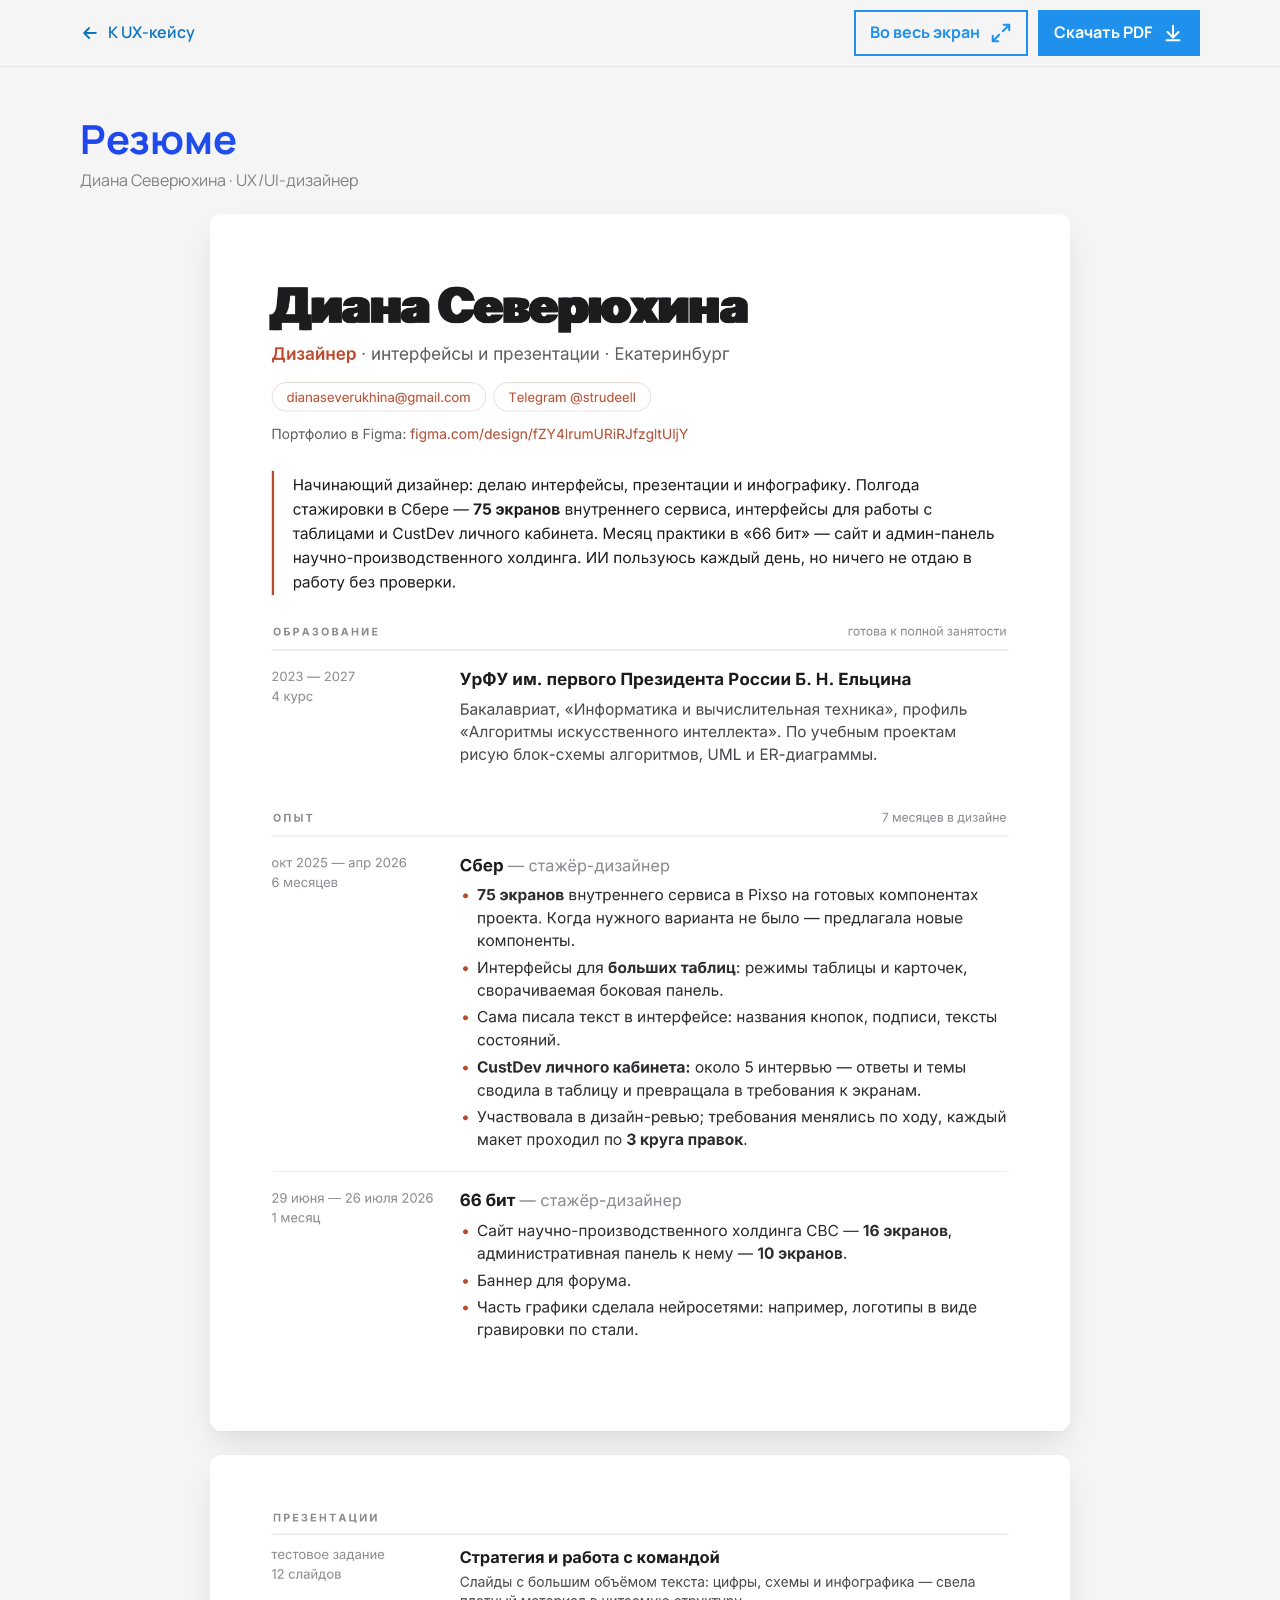
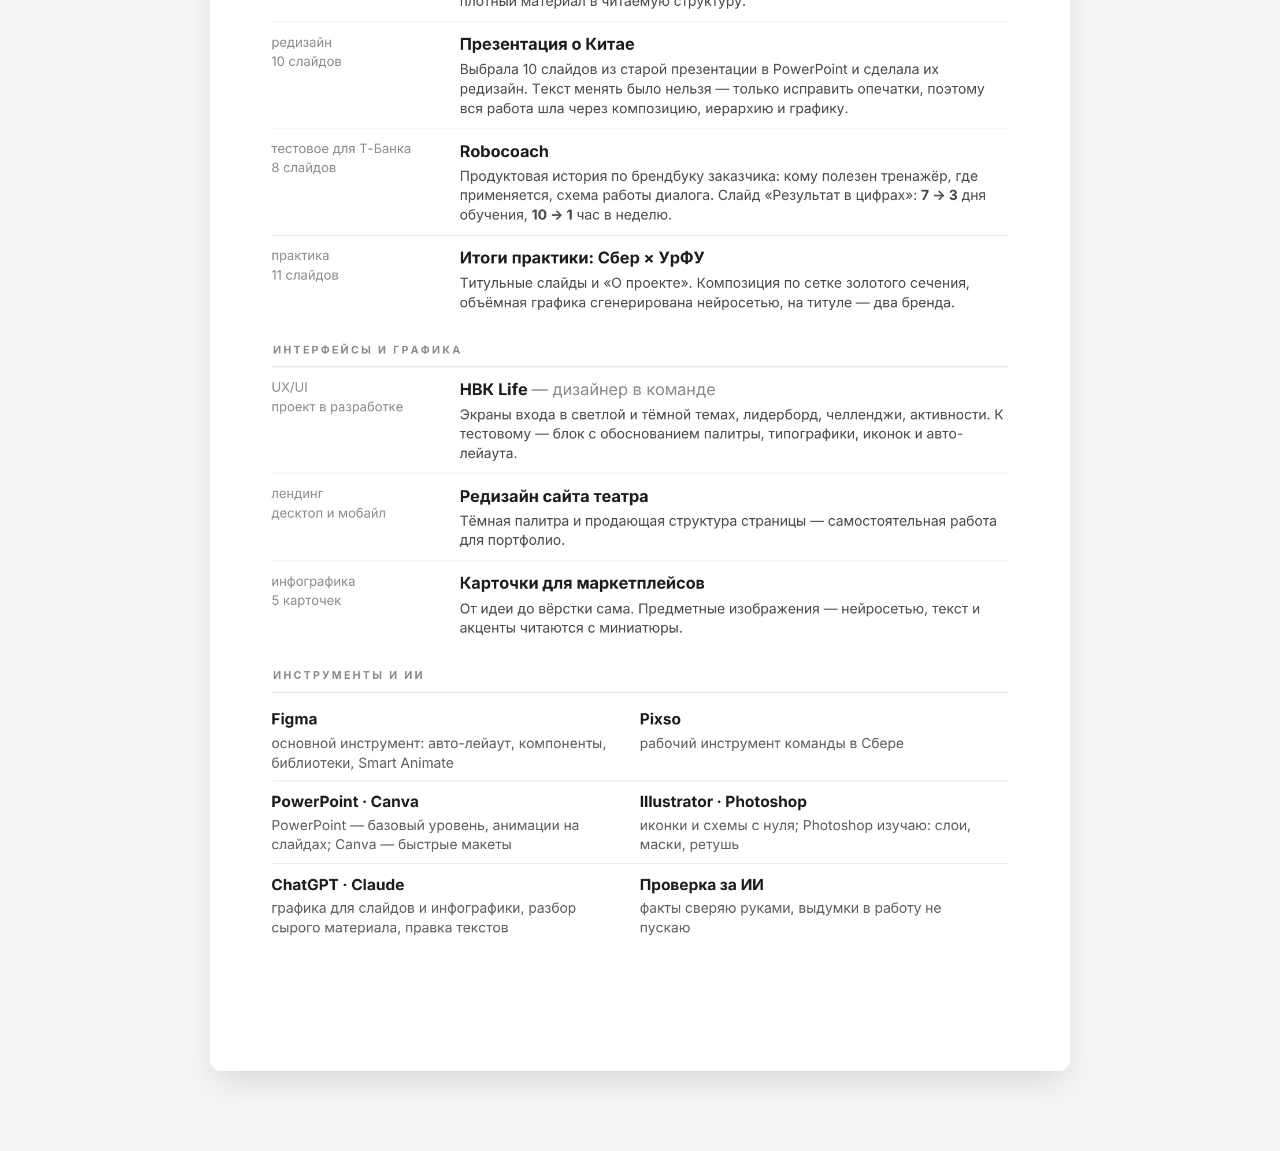
<file: resume.html>
<!doctype html>
<html lang="ru">
<head>
  <meta charset="utf-8">
  <meta name="viewport" content="width=device-width, initial-scale=1">
  <title>Резюме — Диана Северюхина, UX/UI-дизайнер</title>
  <meta name="description" content="Резюме Дианы Северюхиной, UX/UI-дизайнера: просмотр онлайн и скачивание PDF.">
  <meta name="robots" content="noindex, follow">
  <meta name="theme-color" content="#1f90ec">
  <link rel="icon" href="assets/icons/favicon.svg" type="image/svg+xml">
  <link rel="preconnect" href="https://fonts.googleapis.com">
  <link rel="preconnect" href="https://fonts.gstatic.com" crossorigin>
  <link href="https://fonts.googleapis.com/css2?family=Manrope:wght@400;500;600;700;800&display=swap" rel="stylesheet">
  <link rel="stylesheet" href="css/base.css?v=3">
  <style>
    .rs-bar { position: sticky; top: 0; z-index: 10; background: rgba(245, 245, 245, .85); backdrop-filter: blur(14px); -webkit-backdrop-filter: blur(14px); border-bottom: 1px solid rgba(51, 51, 51, .08); }
    .rs-bar__in { display: flex; align-items: center; gap: 16px; min-height: 64px; flex-wrap: wrap; padding-block: 10px; }
    .rs-back { display: inline-flex; align-items: center; gap: 8px; font-weight: 600; color: var(--blue-hover); margin-right: auto; }
    .rs-back svg { width: 20px; height: 20px; fill: none; stroke: currentColor; stroke-width: 2.2; stroke-linecap: round; stroke-linejoin: round; transition: transform .3s var(--ease); }
    .rs-actions { display: flex; gap: 10px; flex-wrap: wrap; }
    .rs-actions .btn { font-size: 16px; padding: 12px 16px; }
    .rs-actions .btn .ico { width: 22px; height: 22px; }
    .rs-head { padding: 48px 0 24px; }
    .rs-head h1 { font-size: 40px; font-weight: 700; }
    .rs-head p { margin-top: 8px; color: var(--text-muted); }
    .rs-pages { display: grid; gap: 24px; max-width: 860px; margin: 0 auto; padding-bottom: 80px; }
    .rs-page { position: relative; margin: 0; background: #fff; border-radius: 12px; overflow: hidden; box-shadow: var(--shadow-400); animation: fadeUp .7s var(--ease) both; }
    .rs-page:nth-child(2) { animation-delay: .12s; }
    .rs-page img { width: 100%; height: auto; }
    .rs-page a { position: absolute; border-radius: 4px; }
    .rs-page a:focus-visible { outline: 2px solid var(--blue); }
    .rs-pages:fullscreen { display: block; max-width: none; margin: 0; padding: 24px 16px 48px; overflow-y: auto; background: #2b2f36; }
    .rs-pages:fullscreen .rs-page { max-width: 1100px; margin: 0 auto 24px; }
    .rs-pages.rs-full { position: fixed; inset: 0; z-index: 50; display: block; max-width: none; margin: 0; padding: 24px 16px 48px; overflow-y: auto; background: #2b2f36; }
    .rs-pages.rs-full .rs-page { max-width: 1100px; margin: 0 auto 24px; }
    .rs-close { display: none; position: fixed; right: 18px; top: 14px; z-index: 60; width: 44px; height: 44px; border-radius: 50%; background: #fff; color: var(--text); font-size: 28px; line-height: 1; box-shadow: var(--shadow-400); }
    .rs-pages:fullscreen .rs-close, .rs-pages.rs-full .rs-close { display: block; }
    .rs-page img { cursor: zoom-in; }
    .rs-pages:fullscreen .rs-page img, .rs-pages.rs-full .rs-page img { cursor: default; }
    @keyframes fadeUp { from { opacity: 0; transform: translateY(24px); } }
    @media (hover: hover) {
      .rs-back:hover svg { transform: translateX(-4px); }
      .rs-page a:hover { background: rgba(31, 144, 236, .12); }
    }
    @media (max-width: 720px) {
      .rs-head { padding-top: 28px; }
      .rs-head h1 { font-size: 28px; }
      .rs-actions { width: 100%; }
      .rs-actions .btn { flex: 1; }
      .rs-pages { gap: 14px; }
    }
  </style>
</head>
<body>
  <div class="rs-bar">
    <div class="container rs-bar__in">
      <a class="rs-back" href="./#contacts"><svg viewBox="0 0 24 24"><path d="M19 12H5M11 18l-6-6 6-6"/></svg>К UX-кейсу</a>
      <div class="rs-actions">
        <button class="btn btn--outline" type="button" id="rs-full">Во весь экран <svg class="ico" viewBox="0 0 24 24" fill="none" stroke="#1f90ec" stroke-width="2.2" stroke-linecap="round" stroke-linejoin="round"><path d="M15 3h6v6M9 21H3v-6M21 3l-7 7M3 21l7-7"/></svg></button>
        <a class="btn" href="assets/docs/resume-severyukhina.pdf" download="Резюме Северюхина Диана.pdf">Скачать PDF <svg class="ico" viewBox="0 0 24 24" fill="none" stroke="#fff" stroke-width="2.2" stroke-linecap="round" stroke-linejoin="round"><path d="M12 4v12M6 11l6 6 6-6M5 20h14"/></svg></a>
      </div>
    </div>
  </div>
  <main class="container">
    <div class="rs-head">
      <h1 class="grad-text">Резюме</h1>
      <p>Диана Северюхина · UX/UI-дизайнер</p>
    </div>
    <div class="rs-pages" id="rs-pages">
      <button class="rs-close" type="button" id="rs-close" aria-label="Закрыть полноэкранный режим">×</button>
      <figure class="rs-page">
        <img src="assets/docs/resume-p1.webp" width="1488" height="2105" alt="Резюме Дианы Северюхиной, страница 1">
        <a href="mailto:dianaseverukhina@gmail.com" aria-label="Email" style="left:7.185%;top:13.806%;width:24.958%;height:2.405%"></a>
        <a href="https://t.me/strudeell" target="_blank" rel="noopener" aria-label="Telegram" style="left:33.025%;top:13.806%;width:18.277%;height:2.405%"></a>
        <a href="https://www.figma.com/design/fZY4lrumURiRJfzgltUljY" target="_blank" rel="noopener" aria-label="Портфолио в Figma" style="left:23.193%;top:17.369%;width:32.395%;height:1.425%"></a>
      </figure>
      <figure class="rs-page">
        <img src="assets/docs/resume-p2.webp" width="1488" height="2105" alt="Резюме Дианы Северюхиной, страница 2" loading="lazy">
      </figure>
    </div>
  </main>
  <script>
    (() => {
      const box = document.getElementById('rs-pages');
      const open = () => {
        if (box.requestFullscreen) box.requestFullscreen().catch(() => box.classList.add('rs-full'));
        else box.classList.add('rs-full');
      };
      const close = () => { if (document.fullscreenElement) document.exitFullscreen(); box.classList.remove('rs-full'); };
      document.getElementById('rs-full').addEventListener('click', open);
      document.getElementById('rs-close').addEventListener('click', close);
      box.querySelectorAll('.rs-page img').forEach(img => img.addEventListener('click', () => { if (!document.fullscreenElement && !box.classList.contains('rs-full')) open(); }));
      addEventListener('keydown', e => { if (e.key === 'Escape') box.classList.remove('rs-full'); });
    })();
  </script>
</body>
</html>
</file>
<file: css/base.css>
/* ============ Токены из UI-kit (Figma) ============ */
:root {
  --blue: #1f90ec;
  --blue-hover: #0c75c0;
  --blue-deep: #1f45ec;
  --blue-secondary: #d0e5fd;
  --blue-secondary-hover: #add9fc;
  --blue-tertiary: #e7f4fe;
  --blue-tertiary-hover: #d0ecfd;
  --text: #333;
  --text-muted: rgba(51, 51, 51, .6);
  --bg: #f5f5f5;
  --white: #fff;
  --pos-bg: #ebffee;
  --pos-border: #aff4c6;
  --pos-text: #14ae5c;
  --neg-bg: #fee9e7;
  --neg-border: #fdd3d0;
  --neg-text: #ec221f;
  --grad: linear-gradient(90deg, var(--blue-deep), var(--blue));
  --shadow-200: 0 1px 4px rgba(12, 12, 13, .05), 0 1px 4px rgba(12, 12, 13, .1);
  --shadow-400: 0 4px 4px -4px rgba(12, 12, 13, .05), 0 16px 32px -4px rgba(12, 12, 13, .1);
  --r: 16px;
  --container: 1280px;
  --gutter: 80px;
  --ease: cubic-bezier(.22, 1, .36, 1);
  color-scheme: light;
}

*, *::before, *::after { box-sizing: border-box; }
html { scroll-behavior: smooth; -webkit-text-size-adjust: 100%; }
body {
  margin: 0;
  font-family: "Manrope", system-ui, sans-serif;
  font-size: 16px;
  line-height: 1.2;
  color: var(--text);
  background: var(--bg);
  overflow-x: hidden;
  -webkit-font-smoothing: antialiased;
}
html { overflow-x: hidden; }
@supports (overflow: clip) { html, body { overflow-x: clip; } }
img, video, svg { display: block; max-width: 100%; }
a { color: inherit; text-decoration: none; }
button { font: inherit; color: inherit; border: 0; background: none; cursor: pointer; padding: 0; }
p, h1, h2, h3, h4, ul { margin: 0; }
ul { padding-left: 21px; }
::selection { background: var(--blue); color: #fff; }

.container {
  width: 100%;
  max-width: calc(var(--container) + var(--gutter) * 2);
  margin: 0 auto;
  padding: 0 var(--gutter);
}
.section { padding: 64px 0 0; position: relative; }

/* ============ Типографика ============ */
.grad-text {
  background: var(--grad);
  -webkit-background-clip: text;
  background-clip: text;
  color: transparent;
}
.h-xl { font-size: 64px; font-weight: 700; line-height: 1.2; text-transform: uppercase; }
.h-lg { font-size: 40px; font-weight: 700; line-height: 1.2; }
.t-20 { font-size: 20px; }
.t-16 { font-size: 16px; }
.t-14 { font-size: 14px; }
.muted { color: var(--text-muted); }
.accent { color: var(--blue-hover); font-weight: 700; }

/* «Составной» заголовок: крупное слово + подпись со смещением, как в макете */
.title-combo { display: inline-grid; white-space: nowrap; }
.title-combo > * { grid-area: 1 / 1; }
.title-combo .h-lg { line-height: 1.2; }

/* ============ Кнопки ============ */
.btn {
  display: inline-flex; align-items: center; justify-content: center; gap: 10px;
  padding: 16px; font-size: 20px; font-weight: 700; line-height: 1.2;
  background: var(--blue); color: #fff;
  border-radius: 0;
  transition: background .3s var(--ease), transform .3s var(--ease), box-shadow .3s var(--ease);
  position: relative; overflow: hidden; isolation: isolate;
}
.btn::after { /* блик при наведении */
  content: ""; position: absolute; inset: 0; z-index: -1;
  background: linear-gradient(110deg, transparent 30%, rgba(255,255,255,.35) 50%, transparent 70%);
  transform: translateX(-120%); transition: transform .7s var(--ease);
}
.btn:active { transform: translateY(0); }
.btn .ico { width: 32px; height: 32px; transition: transform .3s var(--ease); }
.btn--white { background: #fff; color: var(--text); }
.btn--outline { background: transparent; color: var(--blue); box-shadow: inset 0 0 0 2px var(--blue); }

.card {
  background: #fff; border-radius: var(--r); box-shadow: var(--shadow-200);
}
.tile {
  background: var(--blue-tertiary); border: 1px solid var(--blue-tertiary-hover);
  border-radius: 15px; padding: 16px;
}

@media (hover: hover) {
  .btn:hover { background: var(--blue-hover); transform: translateY(-2px); box-shadow: var(--shadow-400); }
  .btn:hover::after { transform: translateX(120%); }
  .btn:hover .ico { transform: translate(3px, -3px); }
  .btn--white:hover { background: var(--blue-tertiary); }
  .btn--outline:hover { background: var(--blue); color: #fff; }
  .btn--outline:hover .ico { filter: brightness(0) invert(1); }
}

/* ============ Анимации появления ============ */
.reveal { opacity: 0; transform: translateY(40px); transition: opacity .9s var(--ease), transform .9s var(--ease); transition-delay: var(--d, 0s); }
.reveal.from-left { transform: translateX(-60px); }
.reveal.from-right { transform: translateX(60px); }
.reveal.zoom { transform: scale(.92); }
.reveal.in { opacity: 1; transform: none; }
@media (prefers-reduced-motion: reduce) {
  html { scroll-behavior: auto; }
  .reveal { opacity: 1; transform: none; transition: none; }
  *, *::before, *::after { animation-duration: .01ms !important; animation-iteration-count: 1 !important; }
}
</file>
<file: css/sections.css>
/* ============ Прогресс и шапка ============ */
.progress { position: fixed; inset: 0 0 auto; height: 3px; z-index: 60; pointer-events: none; }
.progress span { display: block; height: 100%; width: 100%; background: var(--grad); transform-origin: 0 50%; transform: scaleX(0); }

.topbar {
  position: fixed; inset: 0 0 auto; z-index: 50;
  transform: translateY(-110%); transition: transform .5s var(--ease), background .3s;
  background: rgba(245, 245, 245, .82); backdrop-filter: blur(14px) saturate(1.4); -webkit-backdrop-filter: blur(14px) saturate(1.4);
  border-bottom: 1px solid rgba(51, 51, 51, .08);
}
.topbar.show { transform: none; }
.topbar__inner { display: flex; align-items: center; gap: 32px; height: 64px; }
.topbar__logo { display: flex; align-items: center; gap: 10px; font-weight: 600; white-space: nowrap; }
.topbar__logo b { color: var(--blue); }
.topbar__badge { display: grid; place-items: center; width: 32px; height: 32px; border-radius: 9px; background: var(--grad); color: #fff; font-size: 14px; font-weight: 800; letter-spacing: .02em; }
.topbar__nav { display: flex; gap: 4px; margin-left: auto; }
.topbar__nav a { padding: 8px 14px; border-radius: 999px; font-weight: 500; transition: background .25s, color .25s; }
.topbar__nav a.active { background: var(--blue); color: #fff; }
.topbar__cta { padding: 10px 18px; background: var(--blue); color: #fff; font-weight: 700; transition: background .25s; white-space: nowrap; }

/* ============ HERO ============ */
.hero { position: relative; min-height: 900px; background: var(--blue); color: #fff; overflow: hidden; isolation: isolate; }
.hero__bg { position: absolute; left: 4.5%; top: 58px; width: 67.3%; max-width: 970px; opacity: .1; z-index: -1; will-change: transform; }
.hero__glow {
  position: absolute; z-index: -1; width: 900px; height: 900px; right: -200px; top: -250px; border-radius: 50%;
  background: radial-gradient(closest-side, rgba(255, 255, 255, .22), transparent);
  animation: glow 9s ease-in-out infinite alternate;
}
@keyframes glow { to { transform: translate(-120px, 140px) scale(1.15); } }
.hero__inner { position: relative; padding-top: 80px; padding-bottom: 96px; min-height: 900px; }
.hero__title { font-size: 64px; font-weight: 700; line-height: 1.2; max-width: 1196px; }
.hero__title .line { display: block; overflow: hidden; }
.hero__title .line > span { display: inline-block; transform: translateY(105%); animation: lineUp 1s var(--ease) forwards; }
.hero__title .line:nth-child(2) > span { animation-delay: .12s; }
.hero__title .line:nth-child(3) > span { animation-delay: .24s; }
@keyframes lineUp { to { transform: none; } }
.fade-up { opacity: 0; transform: translateY(24px); animation: fadeUp .9s var(--ease) forwards; animation-delay: var(--d, 0s); }
@keyframes fadeUp { to { opacity: 1; transform: none; } }
.hero__lead { margin-top: 26px; font-size: 20px; max-width: 522px; }

.hero__compare { position: absolute; left: calc(var(--gutter) + 542px); right: var(--gutter); top: 294px; height: 530px; }
.hero__compare .phone { position: absolute; margin: 0; }
.phone img { width: 100%; height: auto; filter: drop-shadow(0 30px 40px rgba(0, 40, 90, .35)); }
.phone--old { left: 0; top: 20px; width: 249px; animation: floatA 6s ease-in-out infinite; }
.phone--new { right: 0; top: 0; width: 255px; animation: floatB 6s ease-in-out infinite; }
.phone.fade-up { animation: fadeUp .9s var(--ease) forwards, floatA 6s 1.6s ease-in-out infinite; }
.phone--new.fade-up { animation: fadeUp .9s var(--ease) forwards, floatB 6s 1.8s ease-in-out infinite; }
@keyframes floatA { 0%, 100% { translate: 0 0; } 50% { translate: 0 -10px; } }
@keyframes floatB { 0%, 100% { translate: 0 -6px; } 50% { translate: 0 8px; } }
.phone figcaption {
  position: absolute; left: 50%; bottom: -34px; transform: translateX(-50%);
  font-size: 14px; font-weight: 700; letter-spacing: .08em; text-transform: uppercase; opacity: .75;
}
.hero__arrow { position: absolute; left: 261px; top: 133px; width: 208px; animation: arrowPulse 2.4s ease-in-out infinite; }
@keyframes arrowPulse { 0%, 100% { transform: translateX(-6px); opacity: .85; } 50% { transform: translateX(8px); opacity: 1; } }
.hero__bottom { position: absolute; left: var(--gutter); top: 666px; }
.hero__note { font-size: 20px; margin-bottom: 26px; }
.hero__note b { font-weight: 700; }
.hero__scroll { position: absolute; left: 50%; bottom: 28px; width: 26px; height: 42px; border: 2px solid rgba(255, 255, 255, .6); border-radius: 14px; translate: -50% 0; }
.hero__scroll span { position: absolute; left: 50%; top: 8px; width: 4px; height: 8px; margin-left: -2px; border-radius: 2px; background: #fff; animation: wheel 1.8s ease-in-out infinite; }
@keyframes wheel { 0% { opacity: 0; transform: translateY(-4px); } 40% { opacity: 1; } 100% { opacity: 0; transform: translateY(14px); } }

/* ============ О кейсе ============ */
.about__grid { display: flex; gap: 130px; align-items: flex-start; }
.accordion { width: 628px; max-width: 100%; border-bottom: 1px solid rgba(51, 51, 51, .2); }
.acc { border-top: 1px solid rgba(51, 51, 51, .2); padding: 0 8px; }
.acc summary { list-style: none; display: flex; align-items: center; justify-content: space-between; gap: 16px; padding: 14px 0; cursor: pointer; }
.acc summary::-webkit-details-marker { display: none; }
.acc__title { display: flex; align-items: center; gap: 8px; font-size: 20px; font-weight: 600; text-transform: uppercase; color: var(--blue); }
.acc__title svg { transition: transform .5s var(--ease); }
.acc__btn { position: relative; width: 40px; height: 40px; border-radius: 50%; background: var(--blue); flex: none; transition: background .3s, transform .5s var(--ease); }
.acc__btn::before, .acc__btn::after { content: ""; position: absolute; left: 50%; top: 50%; width: 19px; height: 3px; margin: -1.5px 0 0 -9.5px; border-radius: 2px; background: var(--bg); transition: transform .4s var(--ease); }
.acc__btn::after { transform: rotate(90deg); }
.acc[open] .acc__btn { transform: rotate(180deg); background: var(--blue-hover); }
.acc[open] .acc__btn::after { transform: rotate(0); }
.acc__body { display: grid; grid-template-rows: 0fr; transition: grid-template-rows .5s var(--ease); }
.acc[open] .acc__body { grid-template-rows: 1fr; }
.acc__body > div { overflow: hidden; }
.acc__body p, .acc__body ul { padding: 0 64px 20px 0; font-size: 16px; line-height: 1.45; }
.acc__body li + li { margin-top: 6px; }

/* ============ AS IS ============ */
.asis__head { display: flex; justify-content: space-between; align-items: flex-start; gap: 40px; margin-bottom: 24px; }
.alert {
  display: flex; align-items: center; gap: 24px; width: 627px; padding: 12px;
  border: 2px solid var(--blue); border-radius: var(--r); box-shadow: var(--shadow-400); background: #fff;
}
.alert img { animation: shake 3.5s ease-in-out infinite; }
@keyframes shake { 0%, 86%, 100% { transform: rotate(0); } 89% { transform: rotate(-12deg); } 93% { transform: rotate(10deg); } 96% { transform: rotate(-6deg); } }
.alert p { font-size: 20px; font-weight: 500; color: var(--blue-hover); }
.alert b { font-weight: 800; }

.flow { position: relative; }
.flow__counter {
  position: sticky; top: 84px; z-index: 5; width: max-content; margin: 0 0 -60px auto;
  display: flex; align-items: baseline; gap: 4px; padding: 10px 18px; border-radius: 999px;
  background: #fff; box-shadow: var(--shadow-400); color: var(--blue-hover); font-weight: 600;
  opacity: 0; transform: translateY(-10px); transition: opacity .4s, transform .4s var(--ease);
}
.flow.in-view .flow__counter { opacity: 1; transform: none; }
.flow__num { font-size: 28px; font-weight: 800; min-width: 1ch; text-align: right; }
.flow__counter.done { background: var(--blue); color: #fff; }
.flow__canvas { position: relative; width: 100%; aspect-ratio: 1280 / 1536; }
.flow__arrows { position: absolute; inset: 0; width: 100%; height: 100%; overflow: visible; }
.flow__arrows path { fill: none; stroke: var(--blue-hover); stroke-width: 2; vector-effect: non-scaling-stroke; marker-end: url(#ah); stroke-dasharray: 1; stroke-dashoffset: 1; transition: stroke-dashoffset 1s var(--ease); }
.flow__arrows path.on { stroke-dashoffset: 0; }
.flow__cap { position: absolute; font-size: clamp(12px, 1.56vw, 20px); font-weight: 500; text-align: center; opacity: .25; transition: opacity .6s, transform .6s var(--ease); transform: translateY(8px); }
.flow__cap b { font-weight: 700; color: var(--blue-hover); }
.flow__cap.on { opacity: 1; transform: none; }
.flow__row { position: absolute; left: 0; right: 0; display: flex; justify-content: space-between; }
.flow__row img {
  width: 19.45%; height: auto; aspect-ratio: 249 / 507; object-fit: cover;
  transition: transform .5s var(--ease), filter .5s; filter: saturate(.9);
}

.flow__steps { display: none; list-style: none; padding: 0; margin: 20px 0 0; gap: 10px; counter-reset: st; }
.flow__steps li { counter-increment: st; display: flex; gap: 12px; align-items: baseline; font-size: 15px; font-weight: 500; }
.flow__steps li::before { content: counter(st); flex: none; width: 26px; height: 26px; border-radius: 50%; display: grid; place-items: center; background: var(--blue); color: #fff; font-size: 13px; font-weight: 700; transform: translateY(-2px); }
.flow__steps b { color: var(--blue-hover); }

.swipe-hint { display: none; align-items: center; gap: 12px; margin: 0 0 12px; font-size: 14px; font-weight: 600; color: var(--blue-hover); }
.swipe-hint__arrows { display: inline-flex; gap: 1px; }
.swipe-hint__arrows i { width: 9px; height: 9px; border: solid var(--blue); border-width: 2px 2px 0 0; transform: rotate(45deg); opacity: .2; animation: chev 1.4s ease-in-out infinite; }
.swipe-hint__arrows i:nth-child(2) { animation-delay: .18s; }
.swipe-hint__arrows i:nth-child(3) { animation-delay: .36s; }
@keyframes chev { 0%, 100% { opacity: .2; } 40% { opacity: 1; } }

/* ============ Анализ ЦА ============ */
.ca__grid { display: grid; grid-template-columns: 1fr 1fr; gap: 40px; margin-top: 32px; }
.orbit { display: flex; align-items: center; gap: 24px; min-width: 0; }
.orbit__label { flex: none; letter-spacing: .04em; white-space: nowrap; }
.orbit .h-xl.orbit__label { width: 94px; }
.orbit__items { position: relative; height: 300px; flex: 1; min-width: 0; }
.orbit__arc { position: absolute; left: 18px; top: 19px; width: 45px; height: 219px; overflow: visible; }
.orbit__arc path { fill: none; stroke: rgba(31, 144, 236, .18); stroke-width: 1.5; stroke-dasharray: 260; stroke-dashoffset: 260; transition: stroke-dashoffset 1.4s var(--ease) .3s; }
.orbit.in .orbit__arc path { stroke-dashoffset: 0; }
.orbit__item {
  position: absolute; left: 0; right: 0; display: flex; align-items: flex-start; gap: 28px; padding: 10px; text-align: left;
  opacity: 0; transform: translateX(20px); transition: opacity .6s, transform .6s var(--ease);
  -webkit-tap-highlight-color: transparent;
}
.orbit__item:nth-of-type(1) { top: 0; transition-delay: .4s; }
.orbit__item:nth-of-type(2) { top: 109px; left: 40px; transition-delay: .6s; }
.orbit__item:nth-of-type(3) { top: 218px; transition-delay: .8s; }
.orbit.in .orbit__item { opacity: 1; transform: none; }
.orbit__item i {
  position: relative; width: 15px; height: 15px; margin: 4.5px; border-radius: 50%; flex: none;
  background: rgba(31, 144, 236, .9); box-shadow: 0 2px 6px rgba(31, 144, 236, .45), inset 0 1px 2px rgba(255, 255, 255, .6);
  transform: scale(.55); transition: transform .45s var(--ease);
}
.orbit__item i::after { content: ""; position: absolute; inset: -6px; border-radius: 50%; border: 2px solid var(--blue); opacity: 0; }
.orbit__item.on i { transform: scale(1.1); }
.orbit__item.on i::after { animation: ping 1.6s ease-out infinite; }
.orbit__text { min-width: 0; }
.orbit__text b { display: block; font-size: 16px; font-weight: 600; color: var(--blue-hover); transition: font-size .4s var(--ease); }
.orbit__item.on .orbit__text b { font-size: 20px; font-weight: 700; }
.orbit__text small {
  display: block; max-width: 300px; font-size: 14px; line-height: 1.3; color: var(--text-muted);
  max-height: 0; opacity: 0; overflow: hidden; transition: max-height .5s var(--ease), opacity .4s, margin .4s var(--ease);
}
.orbit__item.on .orbit__text small { max-height: 60px; opacity: 1; margin-top: 6px; }
@keyframes ping { 0% { transform: scale(.6); opacity: .7; } 80%, 100% { transform: scale(1.8); opacity: 0; } }

/* ============ Портреты ============ */
.personas__head { display: flex; justify-content: space-between; align-items: center; margin-bottom: 32px; }
.slider-nav { display: flex; align-items: center; gap: 14px; }
.slider-btn { width: 48px; height: 48px; border-radius: 50%; background: var(--blue); display: grid; place-items: center; transition: background .25s, transform .25s var(--ease), opacity .25s; }
.slider-btn svg { width: 24px; height: 24px; fill: none; stroke: #fff; stroke-width: 2.4; stroke-linecap: round; stroke-linejoin: round; }
.slider-btn:disabled { opacity: .35; pointer-events: none; }
.slider-count { font-weight: 600; color: var(--text-muted); min-width: 36px; text-align: center; }
.slider-count b { color: var(--blue-hover); font-size: 20px; }
.personas__track {
  display: flex; gap: 20px; overflow-x: auto; scroll-snap-type: x mandatory; scrollbar-width: none;
  padding: 8px max(var(--gutter), calc((100vw - var(--container)) / 2)) 24px; scroll-padding-inline: max(var(--gutter), calc((100vw - var(--container)) / 2));
  cursor: grab; outline: none;
}
.personas__track::-webkit-scrollbar { display: none; }
.personas__track.dragging { cursor: grabbing; scroll-snap-type: none; }
.personas__track.dragging * { pointer-events: none; }
.persona {
  flex: none; width: 847px; display: flex; gap: 16px; padding: 16px; scroll-snap-align: start;
  background: #fff; border-radius: var(--r); box-shadow: var(--shadow-200);
  transition: transform .5s var(--ease), box-shadow .5s;
}
.persona__side { width: 205px; flex: none; display: flex; flex-direction: column; gap: 12px; }
.persona__ava { width: 100%; aspect-ratio: 1; border-radius: 16px; overflow: hidden; background: linear-gradient(160deg, #d0e5fd, #1f90ec); position: relative; }
.persona__ava img { position: relative; z-index: 1; width: 100%; height: 100%; object-fit: cover; transition: transform .6s var(--ease); }
.persona__ava .initial { position: absolute; inset: 0; display: grid; place-items: center; font-size: 72px; font-weight: 800; color: #fff; }
.persona__name { font-size: 20px; font-weight: 700; }
.persona__info { font-size: 14px; display: grid; gap: 6px; }
.persona__info span { color: var(--text-muted); }
.persona__main { flex: 1; display: grid; grid-template-columns: 273px 1fr; grid-template-rows: auto auto 164px; gap: 16px; }
.persona__block { padding: 16px; border-radius: 15px; font-size: 14px; line-height: 1.25; }
.persona__block--wide { grid-column: 1 / -1; min-height: 135px; }
.persona__block h4 { display: flex; align-items: center; gap: 12px; font-size: 14px; font-weight: 400; color: var(--text-muted); margin-bottom: 15px; }
.persona__block h4 svg { width: 16px; height: 16px; fill: none; stroke: currentColor; stroke-width: 2; stroke-linecap: round; stroke-linejoin: round; }
.persona__block ul { padding-left: 21px; }
.persona__block--pos { background: var(--pos-bg); border-color: var(--pos-border); }
.persona__block--pos h4 { color: var(--pos-text); }
.persona__block--neg { background: var(--neg-bg); border-color: var(--neg-border); }
.persona__block--neg h4 { color: var(--neg-text); }
.persona__block--pos li b { font-weight: 600; }
.personas__bar { height: 3px; border-radius: 2px; background: var(--blue-tertiary-hover); overflow: hidden; }
.personas__bar span { display: block; height: 100%; width: 25%; background: var(--blue); border-radius: 2px; transition: transform .3s var(--ease); }

/* ============ Общие "split" заголовки ============ */
.split-head { display: flex; justify-content: space-between; align-items: flex-start; gap: 40px; margin-bottom: 32px; }
.split-head--center { align-items: flex-start; }
.split-head__text { width: 413px; flex: none; font-size: 16px; line-height: 1.2; margin-top: 14px; }
.offset-block { margin-left: 323px; }

/* ============ Юзабилити istu.ru ============ */
.scenarios { list-style: none; counter-reset: s; padding: 0; margin: 16px 0 0; display: grid; gap: 16px; max-width: 527px; }
.scenarios li { counter-increment: s; position: relative; padding-left: 0; font-size: 16px; }
.scenarios li b { display: block; font-weight: 500; }
.scenarios li b::before { content: counter(s) ". "; }
.scenarios li span { display: block; color: var(--text); opacity: .85; }
.proofs { display: grid; grid-template-columns: 629px 1fr; gap: 43px; margin: 32px 0; }
.proofs__grid { display: grid; grid-template-columns: 1fr 1fr; gap: 16px; align-items: start; }
.zoomable { display: block; overflow: hidden; border-radius: 6px; position: relative; cursor: zoom-in; background: #e9e9e9; }
.zoomable img { width: 100%; height: auto; transition: transform .6s var(--ease); }
.zoomable::after {
  content: ""; position: absolute; right: 10px; top: 10px; width: 34px; height: 34px; border-radius: 50%;
  background: rgba(255, 255, 255, .92) url("data:image/svg+xml,%3Csvg xmlns='http://www.w3.org/2000/svg' width='18' height='18' fill='none' stroke='%230c75c0' stroke-width='2.2' stroke-linecap='round' viewBox='0 0 24 24'%3E%3Cpath d='M15 3h6v6M9 21H3v-6M21 3l-7 7M3 21l7-7'/%3E%3C/svg%3E") center no-repeat;
  opacity: 0; transform: scale(.7); transition: .3s var(--ease); box-shadow: var(--shadow-200);
}
.proofs__big { align-self: start; }
.insights { margin-top: 32px; display: grid; grid-template-columns: 323px 1fr; margin-left: 323px; }
.usab .insights { margin-left: 323px; grid-template-columns: 323px 525px; }
.insights__list { list-style: none; padding: 0; margin: 0; display: grid; gap: 16px; font-size: 16px; counter-reset: i; }
.insights__list li { counter-increment: i; }
.insights__list li::before { content: counter(i) ". "; font-weight: 500; }
.insights__list b { font-weight: 500; display: inline; }
.insights__list b::after { content: ""; display: block; }
.insights__more { display: grid; grid-template-rows: 0fr; transition: grid-template-rows .6s var(--ease); }
.insights__more > div { overflow: hidden; }
.insights__more .insights__list { counter-reset: i 3; padding-top: 16px; }
.insights__more li { opacity: 0; transform: translateY(12px); transition: opacity .4s, transform .5s var(--ease); }
.insights__more.open { grid-template-rows: 1fr; }
.insights__more.open li { opacity: 1; transform: none; }
.insights__more.open li:nth-child(2) { transition-delay: .08s; }
.insights__more.open li:nth-child(3) { transition-delay: .16s; }
.insights__toggle { margin-top: 18px; font-size: 16px; }
.link-more.insights__toggle::after { content: "↓"; }
.link-more.insights__toggle[aria-expanded="true"]::after { transform: rotate(180deg); }
.links-row { display: flex; flex-wrap: wrap; align-items: center; gap: 16px 24px; margin: 32px 0; }
.link-folder { display: inline-flex; align-items: center; gap: 8px; font-weight: 600; color: var(--blue-hover); border-bottom: 1px dashed transparent; padding: 4px 0; transition: border-color .25s; }
.link-folder svg { width: 20px; height: 20px; fill: none; stroke: currentColor; stroke-width: 1.8; stroke-linejoin: round; }
.link-more { color: var(--blue); font-weight: 600; display: inline-flex; align-items: center; gap: 6px; }
.link-more::after { content: "→"; transition: transform .3s var(--ease); }

/* ============ Опрос ============ */
.survey__charts { width: 100%; border-radius: 6px; background: #fff; }
.survey__note { display: flex; align-items: flex-start; gap: 61px; width: 486px; margin: 8px auto; }
.survey__note p { width: 274px; margin-top: 23px; font-size: 16px; }
.draw path { stroke-dasharray: 260; stroke-dashoffset: 260; transition: stroke-dashoffset 1.6s var(--ease) .3s; }
.survey__note.in .draw path { stroke-dashoffset: 0; }
.survey__pair { display: grid; grid-template-columns: 1fr 1fr; gap: 20px; margin-bottom: 32px; }
.survey__pair .zoomable { background: #fff; }
.survey__insights { display: grid; grid-template-columns: 214px 1fr; margin-top: 32px; }
.chips-grid { display: grid; grid-template-columns: 554px 496px; gap: 14px; }
.chips-col > p { margin-bottom: 20px; }
.chips { display: flex; flex-wrap: wrap; gap: 12px 8px; }
.chip {
  padding: 12px; border-radius: 999px; background: var(--blue-secondary); font-weight: 500; font-size: 16px; white-space: nowrap;
  transition: transform .3s var(--ease), background .3s, color .3s;
  opacity: 0; transform: scale(.6);
}
.chip--on { background: var(--blue); color: #fff; }
.chips-col.in .chip { animation: pop .5s var(--ease) backwards; animation-delay: calc(var(--i) * 60ms + .2s); opacity: 1; transform: none; }
@keyframes pop { from { opacity: 0; transform: scale(.6); } to { opacity: 1; transform: none; } }

/* ============ Дизайн-решение ============ */
.design__grid { display: flex; gap: 20px; }
.design__grid > .title-combo { width: 307px; flex: none; }
.design__rows { display: grid; gap: 53px; flex: 1; }
.design__row { display: grid; grid-template-columns: 413px 1fr; gap: 20px; align-items: center; }
.design__text p { margin-top: 16px; font-size: 16px; }
.design__visual { position: relative; }
.annot { position: absolute; color: var(--blue-hover); font-size: 16px; padding-left: 73px; }
.annot::before { content: ""; position: absolute; left: 2px; top: 50%; width: 62px; height: 31px; border: 1px solid var(--blue-hover); border-right: 0; border-bottom: 0; border-top-left-radius: 40px; }
.annot::after { content: ""; position: absolute; left: 0; top: calc(50% + 28px); width: 4px; height: 4px; border-radius: 50%; background: var(--blue-hover); }
.design__row:nth-child(1) .annot { left: 196px; top: 0; width: 187px; transform: translateY(-4px); }
.design__row:nth-child(1) .swatches { margin-top: 63px; }
.swatches { display: flex; }
.swatch { width: 80px; height: 80px; padding: 16px; position: relative; }
.swatch::before { content: ""; position: absolute; inset: 16px; border-radius: 16px; background: var(--c); border: 1px solid rgba(0, 0, 0, .24); transition: transform .35s var(--ease), border-radius .35s; }
.swatch::after {
  content: attr(data-hex); position: absolute; left: 50%; bottom: -14px; transform: translate(-50%, 4px);
  font-size: 12px; font-weight: 600; color: var(--blue-hover); opacity: 0; transition: .3s var(--ease); white-space: nowrap;
}
.type-spec { display: flex; gap: 16px; align-items: flex-start; min-height: 112px; }
.type-spec__aa { width: 122px; font-family: "Inter", sans-serif; }
.type-spec__aa span { display: block; font-size: 20px; }
.type-spec__aa b { display: block; font-size: 96px; font-weight: 500; line-height: .75; margin-top: 18px; transition: font-weight .4s; }
.type-spec__w { list-style: none; padding: 0; font-family: "Inter", sans-serif; font-size: 20px; line-height: 1.3; }
.annot--bottom { position: absolute; left: 242px; top: 74px; width: 187px; }
.annot--bottom::before { top: auto; bottom: calc(50% - 31px); transform: scaleY(-1); }
.annot--bottom::after { top: 7px; }
.design__cover { width: 304px; border-radius: 16px; box-shadow: var(--shadow-400); transition: transform .5s var(--ease); }
.design__row:nth-child(3) .annot { left: 319px; top: 35px; width: 205px; }

/* ============ Вайрфреймы ============ */
.wires__grid { display: grid; grid-template-columns: repeat(4, 1fr); grid-template-rows: auto 1fr; gap: 32px 20px; margin-top: 32px; }
.wires__t { grid-row: 2; align-self: start; font-size: 16px; line-height: 1.3; padding-top: 18px; border-top: 2px solid var(--blue-tertiary-hover); position: relative; }
.wires__t::before { content: ""; position: absolute; left: 0; top: -2px; width: 48px; height: 2px; background: var(--blue); }
.wires__t--1 { grid-column: 2; }
.wires__t--2 { grid-column: 3; }
.wire { margin: 0; position: relative; border-radius: 10px; overflow: hidden; background: #fff; box-shadow: var(--shadow-200); }
.wire img { width: 100%; height: auto; }
.wire--tall { grid-column: 1; grid-row: 1 / 3; }
.wire--a, .wire--b, .wire--c { grid-row: 1; align-self: start; }
.wire--a { grid-column: 2; } .wire--b { grid-column: 3; } .wire--c { grid-column: 4; }
.wire figcaption {
  position: absolute; left: 10px; bottom: 10px; display: flex; align-items: center; gap: 6px;
  padding: 6px 10px; border-radius: 999px; background: rgba(255, 255, 255, .92); box-shadow: var(--shadow-200);
  font-size: 12px; font-weight: 600; color: var(--text-muted); opacity: 0; transform: translateY(6px); transition: .3s var(--ease);
}
.wire figcaption i { width: 18px; height: 2px; background: var(--grad); position: relative; }
.wire figcaption span:last-child { color: var(--blue-hover); }

/* ============ Навигация ============ */
.sitemap { position: relative; margin-top: 30px; }
.sitemap__lines { position: absolute; left: -1.4%; top: 0; width: 102.8%; height: 100%; overflow: visible; pointer-events: none; }
.sitemap__lines path { fill: none; stroke: var(--blue-hover); stroke-width: 1.5; vector-effect: non-scaling-stroke; stroke-dasharray: 1; stroke-dashoffset: 1; transition: stroke-dashoffset 2.2s var(--ease) .3s; }
.sitemap.in .sitemap__lines path { stroke-dashoffset: 0; }
.sitemap__top, .sitemap__cols { display: grid; grid-template-columns: repeat(4, 1fr); gap: 20px; position: relative; }
.sitemap__top .node:not(:last-child)::after { content: ""; position: absolute; right: -20px; top: 50%; width: 20px; height: 1.5px; background: var(--blue-hover); }
.sitemap__cols { margin-top: 20px; }
.sitemap__cols ul { list-style: none; padding: 0; display: grid; gap: 11.8px; align-content: start; }
.sitemap__cols li, .node {
  position: relative; display: flex; align-items: center; min-height: 43px; padding: 12px; border-radius: 8px; background: #fff; font-size: 16px;
  opacity: 0; transform: translateY(14px);
  transition: opacity .5s var(--sd, 0s), transform .5s var(--ease) var(--sd, 0s), background .2s, color .2s, box-shadow .2s;
}
.node--main { justify-content: center; background: var(--blue-tertiary); }
.sitemap__cols li.hl { box-shadow: inset 0 0 0 2px var(--blue); font-weight: 600; color: var(--blue-hover); }
.sitemap .node, .sitemap li { --sd: calc(var(--i) * 30ms); }
.sitemap.in .node, .sitemap.in li { opacity: 1; transform: none; }
/* ключевой путь пользователя: «Поступающим» -> «Образовательные программы» */
.sitemap.in .sitemap__top .node:nth-child(3) { animation: keyNode .6s var(--ease) 1.4s forwards; }
.sitemap.in .sitemap__cols li.hl { animation: keyPulse 2.4s ease-in-out 2s infinite; }
@keyframes keyNode { to { background: var(--blue); color: #fff; } }
@keyframes keyPulse { 0%, 100% { box-shadow: inset 0 0 0 2px var(--blue), 0 0 0 0 rgba(31, 144, 236, .35); } 50% { box-shadow: inset 0 0 0 2px var(--blue), 0 0 0 8px rgba(31, 144, 236, 0); } }
.sitemap__bottom { display: grid; grid-template-columns: repeat(3, 305px); gap: 18px; justify-content: center; margin: 40px 0 0 -110px; position: relative; }
.sitemap__bottom .node:not(:last-child)::after { content: ""; position: absolute; right: -18px; top: 50%; width: 18px; height: 1.5px; background: var(--blue-hover); }

/* ============ Итог: видео ============ */
.result__videos { display: grid; grid-template-columns: 847px 1fr; gap: 20px; margin-top: 32px; align-items: center; }
.device { position: relative; margin: 0; overflow: hidden; background: #1b1d22; box-shadow: 0 30px 60px -20px rgba(12, 60, 110, .35); }
.device video { width: 100%; height: 100%; object-fit: cover; display: block; background: #0f1012; }
.device--laptop { border-radius: 14px; display: flex; flex-direction: column; }
.device__bar { display: flex; align-items: center; gap: 7px; padding: 12px 16px; background: #2a2d33; flex: none; }
.device__bar i { width: 11px; height: 11px; border-radius: 50%; background: #ff5f57; }
.device__bar i:nth-child(2) { background: #febc2e; } .device__bar i:nth-child(3) { background: #28c840; }
.device__bar span { margin: 0 auto; padding: 5px 14px; border-radius: 6px; background: #1b1d22; color: #aeb4bd; font-size: 13px; transform: translateX(-24px); }
.device--laptop video { aspect-ratio: 16 / 9; height: auto; flex: none; object-fit: contain; }
.device--phone { border-radius: 44px; padding: 12px; background: linear-gradient(145deg, #2c2f36, #111214); justify-self: center; width: 100%; max-width: 292px; aspect-ratio: 720 / 1560; height: auto; box-sizing: content-box; }
.device--phone video { border-radius: 33px; }
.device--phone::before { content: ""; position: absolute; top: 22px; left: 50%; width: 30%; height: 22px; border-radius: 12px; background: #000; transform: translateX(-50%); z-index: 2; }
.device__play {
  position: absolute; right: 16px; bottom: 16px; z-index: 3; width: 44px; height: 44px; border-radius: 50%;
  background: rgba(255, 255, 255, .9); box-shadow: var(--shadow-200); opacity: 0; transition: opacity .3s, transform .3s var(--ease);
}
.device__play::before { content: ""; position: absolute; left: 15px; top: 14px; width: 5px; height: 16px; background: var(--blue-hover); box-shadow: 9px 0 var(--blue-hover); border-radius: 1px; }
.device__play.paused::before { left: 17px; width: 0; height: 0; background: none; box-shadow: none; border-left: 14px solid var(--blue-hover); border-top: 8px solid transparent; border-bottom: 8px solid transparent; }
.device__play.paused { opacity: 1; }
.device--phone .device__play { right: 26px; bottom: 26px; }

/* ============ Юзабилити редизайна ============ */
.metrics { display: grid; grid-template-columns: repeat(4, 1fr); gap: 20px; margin-bottom: 32px; }
.metric {
  padding: 16px; border: 1px solid #d9d9d9; border-radius: var(--r); background: #fff;
  display: flex; flex-direction: column; gap: 8px; transition: transform .4s var(--ease), box-shadow .4s, border-color .4s;
}
.metric h3 { font-size: 16px; font-weight: 600; min-height: 38px; }
.metric__vals { display: flex; align-items: center; gap: 12px; }
.metric__vals s { font-size: 20px; font-weight: 700; color: rgba(51, 51, 51, .5); text-decoration: none; position: relative; }
.metric__vals s::after { content: ""; position: absolute; left: -2px; right: -2px; top: 54%; height: 1.5px; background: rgba(51, 51, 51, .6); transform: scaleX(0); transform-origin: left; transition: transform .6s var(--ease) .4s; }
.metric.in .metric__vals s::after { transform: none; }
.metric__vals i { width: 20px; height: 20px; position: relative; }
.metric__vals i::before { content: ""; position: absolute; left: 1px; right: 3px; top: 9px; height: 2px; background: var(--text); }
.metric__vals i::after { content: ""; position: absolute; right: 2px; top: 5px; width: 8px; height: 8px; border: solid var(--text); border-width: 2px 2px 0 0; transform: rotate(45deg); }
.metric__vals b { font-size: 40px; font-weight: 700; line-height: 1; background: var(--grad); -webkit-background-clip: text; background-clip: text; color: transparent; }
.badge { align-self: flex-start; padding: 4px; border-radius: 8px; background: var(--pos-bg); color: #02542d; font-size: 14px; font-weight: 700; }

.perception { display: grid; grid-template-columns: repeat(3, 1fr); grid-template-rows: auto 1fr; gap: 20px; align-items: stretch; }
.perception__h1 { grid-column: 1 / 3; }
.perception__h2 { grid-column: 3; font-weight: 700; }
.quotes { padding: 17px; border: 1px solid #d9d9d9; border-radius: var(--r); display: grid; gap: 12px; align-content: space-between; background: rgba(255, 255, 255, .4); }
.quotes__head { display: flex; align-items: center; gap: 8px; font-weight: 600; }
.quotes__head i { width: 4px; height: 4px; border-radius: 50%; background: currentColor; }
.quotes--after { border-color: var(--blue-secondary-hover); background: #fff; }
.quotes--after .quotes__head { color: var(--blue-hover); }
blockquote { margin: 0; font-size: 16px; }
blockquote cite { display: block; font-style: normal; color: var(--text-muted); margin-top: 8px; }
.quotes--before blockquote { padding-left: 12px; border-left: 2px solid #e2e2e2; }
.quotes--after blockquote { padding-left: 12px; border-left: 2px solid var(--blue); }
.todo { padding: 17px; border: 1px dashed var(--blue-secondary-hover); border-radius: var(--r); background: #fff; display: grid; gap: 14px; align-content: space-between; }
.todo__item { padding: 0 0 0 18px; position: relative; font-size: 16px; }
.todo__item::before { content: ""; position: absolute; left: 0; top: 6px; width: 8px; height: 8px; border-radius: 50%; border: 2px solid var(--blue); }
.todo__item b { display: block; font-weight: 600; margin-bottom: 4px; }

/* ============ UI-kit ============ */
.uikit__video { position: relative; width: 1020px; max-width: 100%; margin: 32px auto 0; border-radius: 16px; overflow: hidden; box-shadow: 0 30px 60px -24px rgba(12, 60, 110, .35); background: #fff; }
.uikit__video video { width: 100%; aspect-ratio: 16 / 9; object-fit: cover; }

/* ============ Спасибо и контакты ============ */
.thanks__card { position: relative; width: 426px; max-width: 100%; margin: 0 auto; border-radius: 16px; overflow: hidden; }
.thanks__card img { width: 100%; animation: breathe 7s ease-in-out infinite; }
@keyframes breathe { 50% { transform: scale(1.04); } }
.thanks__card figcaption { position: absolute; left: 0; right: 0; bottom: 37px; text-align: center; font-size: 24px; font-weight: 700; color: #fff; text-shadow: 0 2px 12px rgba(0, 0, 0, .25); }
.thanks__title { text-align: center; margin-top: 64px; }
.contacts { display: flex; flex-wrap: wrap; justify-content: center; gap: 42px; margin-top: 48px; }
.contacts .btn:not(.btn--outline) { background: var(--grad); background-size: 200% 100%; transition: background-position .5s var(--ease), transform .3s var(--ease), box-shadow .3s; }
.contacts__hint { text-align: center; margin-top: 28px; color: var(--text-muted); }
.contacts__hint a, .copy { color: var(--blue-hover); font-weight: 600; }
.copy { border-bottom: 1px dashed currentColor; }
.footer { margin-top: 96px; padding: 28px 0; border-top: 1px solid rgba(51, 51, 51, .1); font-size: 14px; color: var(--text-muted); }
.footer__inner { display: flex; justify-content: space-between; gap: 16px; flex-wrap: wrap; }

/* ============ Лайтбокс и тост ============ */
.lightbox { position: fixed; inset: 0; z-index: 100; display: grid; place-items: center; padding: 40px; background: rgba(10, 20, 35, .82); backdrop-filter: blur(6px); animation: fadeIn .3s; cursor: zoom-out; }
.lightbox[hidden] { display: none; }
.lightbox img { max-width: min(1400px, 100%); max-height: 100%; border-radius: 10px; box-shadow: 0 30px 80px rgba(0, 0, 0, .5); animation: zoomIn .4s var(--ease); background: #fff; }
.lightbox__close { position: absolute; right: 20px; top: 16px; width: 48px; height: 48px; font-size: 36px; color: #fff; line-height: 1; }
@keyframes fadeIn { from { opacity: 0; } }
@keyframes zoomIn { from { transform: scale(.92); opacity: 0; } }
.toast { position: fixed; left: 50%; bottom: 28px; z-index: 110; padding: 12px 20px; border-radius: 999px; background: var(--text); color: #fff; font-weight: 600; transform: translate(-50%, calc(100% + 48px)); visibility: hidden; transition: transform .4s var(--ease), visibility 0s .4s; pointer-events: none; }
.toast.show { transform: translate(-50%, 0); visibility: visible; transition: transform .4s var(--ease); }

/* ============ Наведение — только мышь; на сенсорных экранах свои анимации ============ */
@media (hover: hover) {
  .topbar__nav a:hover { background: var(--blue-tertiary); color: var(--blue-hover); }
  .topbar__cta:hover { background: var(--blue-hover); }
  .acc:hover .acc__title svg { transform: rotate(-12deg) scale(1.1); }
  .acc summary:hover .acc__btn { background: var(--blue-hover); }
  .flow__row img:hover { transform: translateY(-8px) scale(1.03); filter: saturate(1.1) drop-shadow(0 18px 24px rgba(0, 0, 0, .18)); }
  .slider-btn:hover { background: var(--blue-hover); transform: scale(1.08); }
  .persona:hover { transform: translateY(-4px); box-shadow: var(--shadow-400); }
  .persona:hover .persona__ava img { transform: scale(1.06); }
  .zoomable:hover img { transform: scale(1.04); }
  .zoomable:hover::after { opacity: 1; transform: none; }
  .link-more:hover::after { transform: translateX(5px); }
  .chip:hover { transform: translateY(-3px); background: var(--blue-hover); color: #fff; }
  .swatch:hover::before { transform: scale(1.18) rotate(-6deg); border-radius: 12px; }
  .swatch:hover::after { opacity: 1; transform: translate(-50%, 0); }
  .type-spec:hover .type-spec__aa b { font-weight: 700; }
  .design__cover:hover { transform: rotate(-2deg) scale(1.03); }
  .wire:hover figcaption { opacity: 1; transform: none; }
  .sitemap__cols li:hover, .node:hover { background: var(--blue); color: #fff; box-shadow: var(--shadow-400); }
  .sitemap__cols li.hl:hover { color: #fff; }
  .device:hover .device__play, .uikit__video:hover .device__play { opacity: 1; }
  .device__play:hover { transform: scale(1.1); }
  .metric:hover { transform: translateY(-6px); box-shadow: var(--shadow-400); border-color: var(--blue-secondary-hover); }
  .contacts .btn:not(.btn--outline):hover { background-position: 100% 0; }
  .link-folder:hover { border-bottom-color: currentColor; }
}
@media (hover: none) {
  .zoomable::after { opacity: 1; transform: scale(.8); right: 6px; top: 6px; }
  .wire figcaption, .device__play { opacity: 1; transform: none; }
  .swatch::after { opacity: 1; transform: translate(-50%, 0); font-size: 10px; bottom: -10px; }
  .design__row:nth-child(1) .swatches { padding-bottom: 12px; }
  .type-spec.in .type-spec__aa b, .design__row.in .type-spec__aa b { animation: weights 3.2s steps(1) infinite; }
  @keyframes weights { 0% { font-weight: 400; } 25% { font-weight: 500; } 50% { font-weight: 600; } 75% { font-weight: 700; } }
  .btn:active, .slider-btn:active, .chip:active, .acc summary:active .acc__btn { transform: scale(.96); }
  .sitemap__cols li:active, .node:active { background: var(--blue-tertiary); }
  .persona, .metric { -webkit-tap-highlight-color: transparent; }
}

/* ================= Адаптив ================= */
@media (max-width: 1360px) {
  :root { --gutter: 48px; }
  .hero__title { font-size: clamp(40px, 4.7vw, 64px); }
  .hero__compare { left: auto; right: var(--gutter); width: 738px; transform: scale(.85); transform-origin: right top; }
  .persona { width: 760px; }
  .persona__main { grid-template-columns: 240px 1fr; grid-template-rows: auto auto auto; }
  .result__videos { grid-template-columns: 2fr 1fr; }
  .chips-grid { grid-template-columns: 1fr 1fr; }
  .proofs { grid-template-columns: 1fr 1fr; }
  .offset-block, .usab .insights { margin-left: 0; }
  .usab .insights { grid-template-columns: 323px 1fr; }
}
@media (max-width: 1100px) {
  .topbar__nav { display: none; }
  .topbar__cta { margin-left: auto; }
  .hero, .hero__inner { min-height: 0; }
  .hero__inner { padding-bottom: 72px; }
  .hero__compare { position: relative; left: 0; right: 0; top: 0; width: auto; height: auto; transform: none; display: flex; align-items: center; justify-content: center; gap: 24px; margin: 48px 0 64px; }
  .hero__compare .phone { position: relative; inset: auto; width: min(38%, 249px); }
  .hero__arrow { position: static; width: min(18%, 140px); }
  .hero__bottom { position: static; }
  .about__grid { flex-direction: column; gap: 32px; }
  .accordion { width: 100%; }
  .asis__head { flex-direction: column; }
  .alert { width: 100%; }
  .ca__grid { grid-template-columns: 1fr; gap: 24px; }
  .split-head { flex-direction: column; gap: 16px; }
  .split-head__text { width: auto; max-width: 560px; margin: 0; }
  .insights, .usab .insights, .survey__insights { grid-template-columns: 1fr; gap: 20px; }
  .design__grid { flex-direction: column; gap: 32px; }
  .design__row { grid-template-columns: 1fr; gap: 24px; }
  .design__visual { min-height: 0; }
  .annot { position: static; display: inline-block; margin-bottom: 8px; padding-left: 0; transform: none !important; width: auto !important; }
  .annot::before, .annot::after { display: none; }
  .design__row:nth-child(1) .swatches { margin-top: 0; }
  .type-spec { flex-wrap: wrap; }
  .wires__grid { grid-template-columns: 1fr 1fr; grid-template-rows: none; gap: 20px; }
  .wires__t { grid-row: auto; grid-column: auto; }
  .wires__t--1 { order: -2; } .wires__t--2 { order: -1; }
  .wire--tall { grid-row: auto; grid-column: 1 / -1; width: 100%; max-width: 420px; justify-self: center; }
  .wire--a, .wire--b, .wire--c { grid-row: auto; grid-column: auto; margin: 0; }
  .wire--c { grid-column: 1 / -1; width: 100%; max-width: calc(50% - 10px); justify-self: center; }
  .wire figcaption { opacity: 1; transform: none; }
  .sitemap__lines { display: none; }
  .sitemap__top, .sitemap__cols { grid-template-columns: 1fr 1fr; }
  .sitemap__top .node::after, .sitemap__bottom .node::after { display: none; }
  .sitemap__bottom { grid-template-columns: repeat(3, 1fr); margin-left: 0; }
  .result__videos { grid-template-columns: 1fr; }
  .device--phone { max-width: 300px; }
  .metrics { grid-template-columns: 1fr 1fr; }
  .perception { grid-template-columns: 1fr 1fr; grid-template-rows: none; }
  .perception__h1 { grid-column: 1 / -1; }
  .perception__h2 { grid-column: 1 / -1; order: 4; margin-top: 20px; }
  .todo { grid-column: 1 / -1; order: 5; }
}
@media (max-width: 720px) {
  :root { --gutter: 16px; }
  .section { padding-top: 56px; }
  .h-xl { font-size: 44px; }
  .h-lg { font-size: 30px; }
  .title-combo [style*="margin"] { margin: 0 0 0 0 !important; }
  .title-combo { display: flex; flex-direction: column; white-space: normal; }
  .title-combo > * { grid-area: auto; }
  .title-combo > :nth-child(2) { padding-left: 28px; margin-top: -6px !important; }
  .title-combo > :nth-child(3) { padding-left: 56px; }
  .topbar__logo > span:not(.topbar__badge) { display: none; }
  .hero__inner { padding-top: 48px; }
  .hero__title { font-size: 34px; }
  .hero__lead, .hero__note { font-size: 17px; }
  .hero__lead br { display: none; }
  .hero__compare { gap: 10px; margin: 36px 0 56px; }
  .hero__compare .phone { width: 40%; }
  .phone figcaption { bottom: -28px; font-size: 12px; }
  .acc__title { font-size: 17px; }
  .acc__body p, .acc__body ul { padding-right: 8px; }
  .alert { gap: 14px; }
  .alert img { width: 36px; height: 36px; }
  .alert p { font-size: 16px; }
  /* AS IS: вертикальная лента шагов */
  .flow__counter { top: 76px; margin-bottom: 16px; }
  .flow__counter { display: none; }
  .flow__canvas {
    aspect-ratio: auto; display: flex; gap: 12px; overflow-x: auto; scroll-snap-type: x mandatory; scrollbar-width: none;
    margin: 0 calc(var(--gutter) * -1); padding: 4px var(--gutter) 12px; scroll-padding-inline: var(--gutter);
  }
  .flow__canvas::-webkit-scrollbar { display: none; }
  .flow__arrows, .flow__cap { display: none; }
  .flow__row { position: static; display: contents; }
  .flow__row img { flex: none; width: 46vw; border-radius: 12px; scroll-snap-align: start; }
  .flow__steps { display: grid; }
  .orbit { flex-direction: column; align-items: flex-start; gap: 8px; }
  .orbit__items { width: 100%; flex: none; height: 330px; }
  .orbit__item { gap: 18px; }
  .orbit__item:nth-of-type(2) { top: 115px; left: 28px; }
  .orbit__item:nth-of-type(3) { top: 230px; }
  .orbit__item.on .orbit__text b { font-size: 18px; }
  .orbit__text small { max-width: none; }
  .orbit__item.on .orbit__text small { max-height: 80px; }
  .persona { width: calc(100vw - 48px); flex-direction: column; }
  .persona__side { width: 100%; display: grid; grid-template-columns: 120px 1fr; gap: 6px 14px; align-items: start; }
  .persona__ava { grid-row: 1 / 6; }
  .persona__main { grid-template-columns: 1fr; }
  .persona__block--wide { min-height: 0; }
  .proofs { grid-template-columns: 1fr; }
  .survey__note { width: auto; gap: 12px; }
  .survey__note svg { width: 110px; height: auto; }
  .survey__pair { grid-template-columns: 1fr; }
  .chips-grid { grid-template-columns: 1fr; gap: 28px; }
  .chip { font-size: 14px; padding: 10px 12px; }
  .swatch { width: 56px; height: 56px; padding: 8px; }
  .swatch::before { inset: 8px; border-radius: 12px; }
  .wires__grid { grid-template-columns: 1fr; }
  .wires__t { padding-top: 14px; }

  .wire--c { max-width: none; }
  .sitemap { display: flex; flex-direction: column; gap: 10px; }
  .sitemap__top, .sitemap__cols { display: contents; }
  .sitemap__top .node:nth-child(1) { order: 1; } .sitemap__cols ul:nth-child(1) { order: 2; }
  .sitemap__top .node:nth-child(2) { order: 3; } .sitemap__cols ul:nth-child(2) { order: 4; }
  .sitemap__top .node:nth-child(3) { order: 5; } .sitemap__cols ul:nth-child(3) { order: 6; }
  .sitemap__top .node:nth-child(4) { order: 7; } .sitemap__cols ul:nth-child(4) { order: 8; }
  .sitemap__cols ul { grid-template-columns: 1fr 1fr; gap: 8px; margin-bottom: 14px; }
  .sitemap__cols li { font-size: 14px; padding: 10px; }
  .node--main { font-weight: 700; color: var(--blue-hover); }
  .sitemap__bottom { order: 9; grid-template-columns: 1fr; gap: 10px; margin-top: 0; }
  .metrics { grid-template-columns: 1fr; }
  .metric h3 { min-height: 0; }
  .perception { grid-template-columns: 1fr; }
  /* шахматный порядок: сетка в 2 колонки, цвет = (ряд + колонка) % 2 */
  .chips { display: grid; grid-template-columns: 1fr 1fr; gap: 8px; }
  .chip { display: flex; align-items: center; justify-content: center; min-height: 46px; padding: 8px 10px; border-radius: 23px; white-space: normal; text-align: center; line-height: 1.2; background: var(--blue-secondary); color: var(--text); }
  .chip:nth-child(4n + 2), .chip:nth-child(4n + 3) { background: var(--blue); color: #fff; }
  .reveal.from-left, .reveal.from-right { transform: translateY(30px); }
  .reveal.in.from-left, .reveal.in.from-right { transform: none; }
  .swipe-hint { display: flex; }
  .flow__canvas { -webkit-mask-image: linear-gradient(90deg, #000 80%, transparent); mask-image: linear-gradient(90deg, #000 80%, transparent); }
  .flow__canvas.at-end { -webkit-mask-image: none; mask-image: none; }
  .links-row { gap: 12px; }
  .links-row .btn { width: 100%; }
  .contacts { gap: 12px; }
  .contacts .btn { width: 100%; }
  .thanks__title { margin-top: 48px; }
  .lightbox { padding: 12px; }
}
</file>
